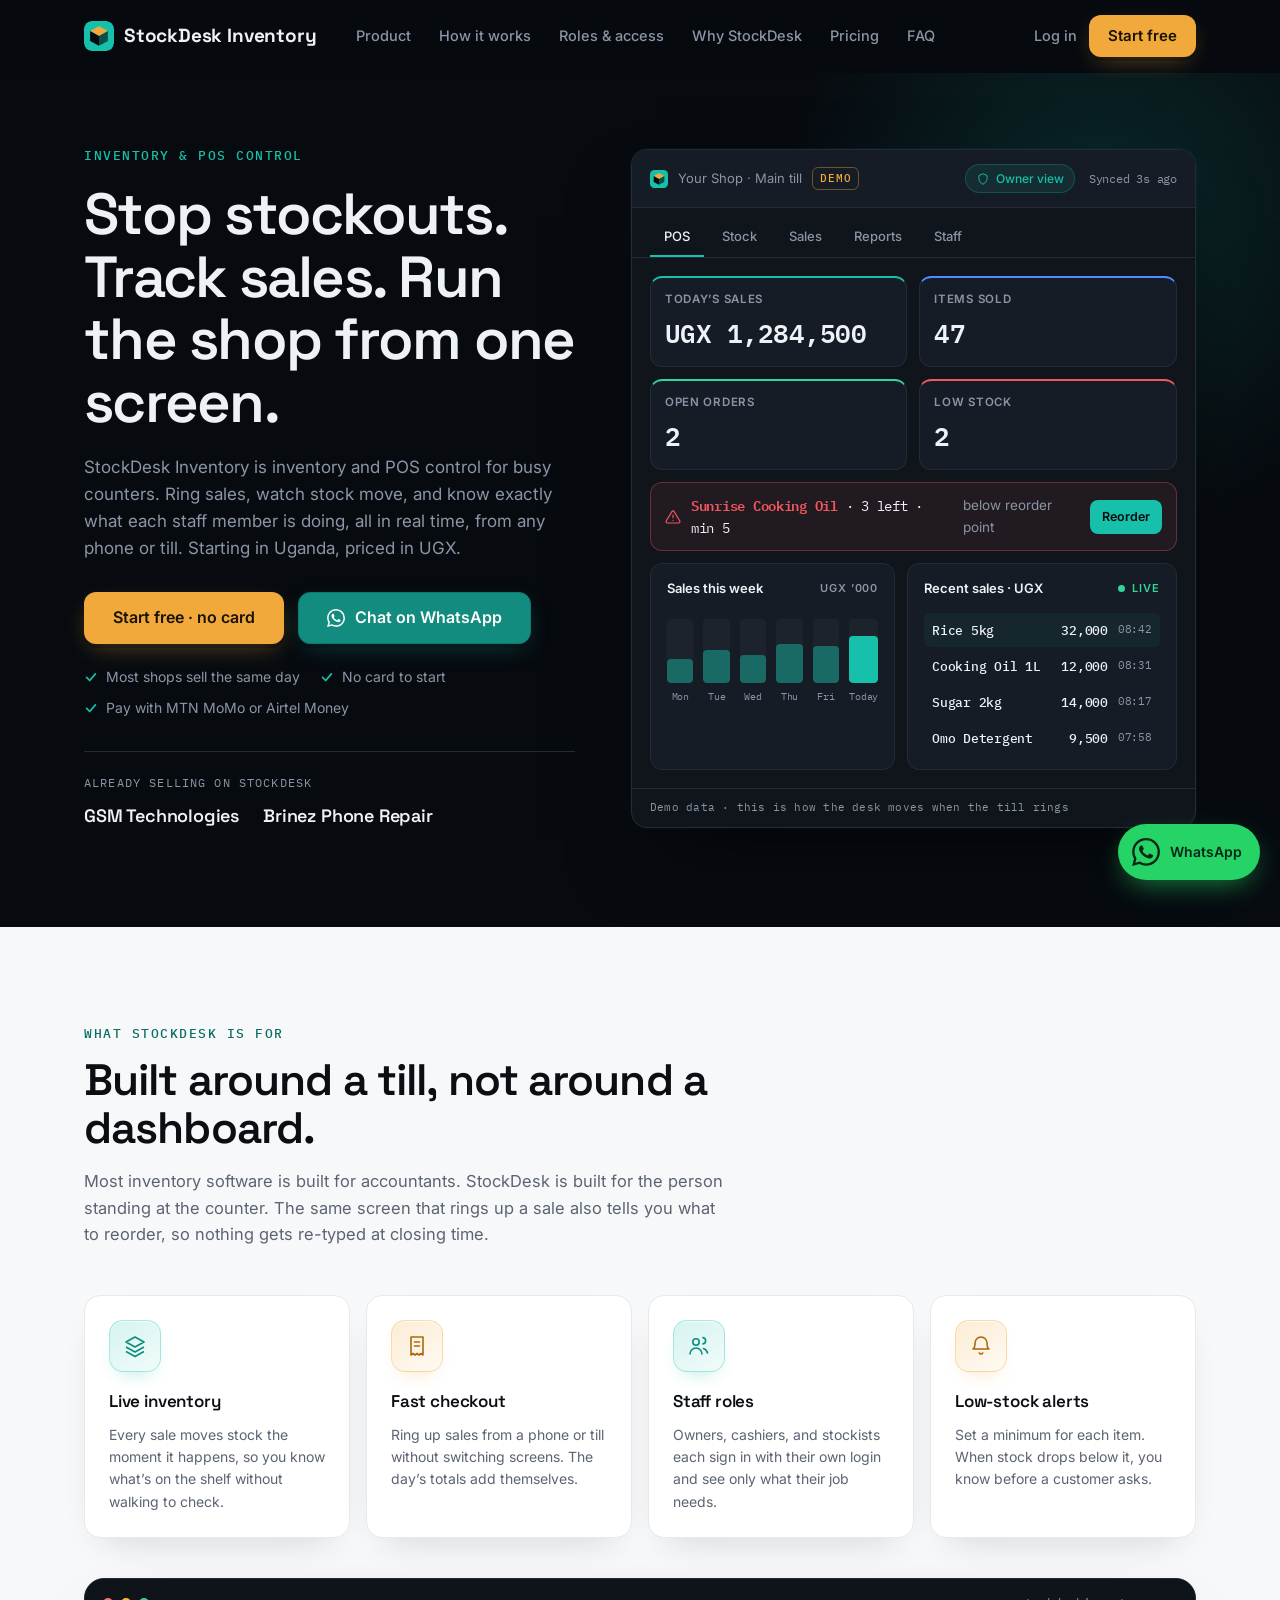
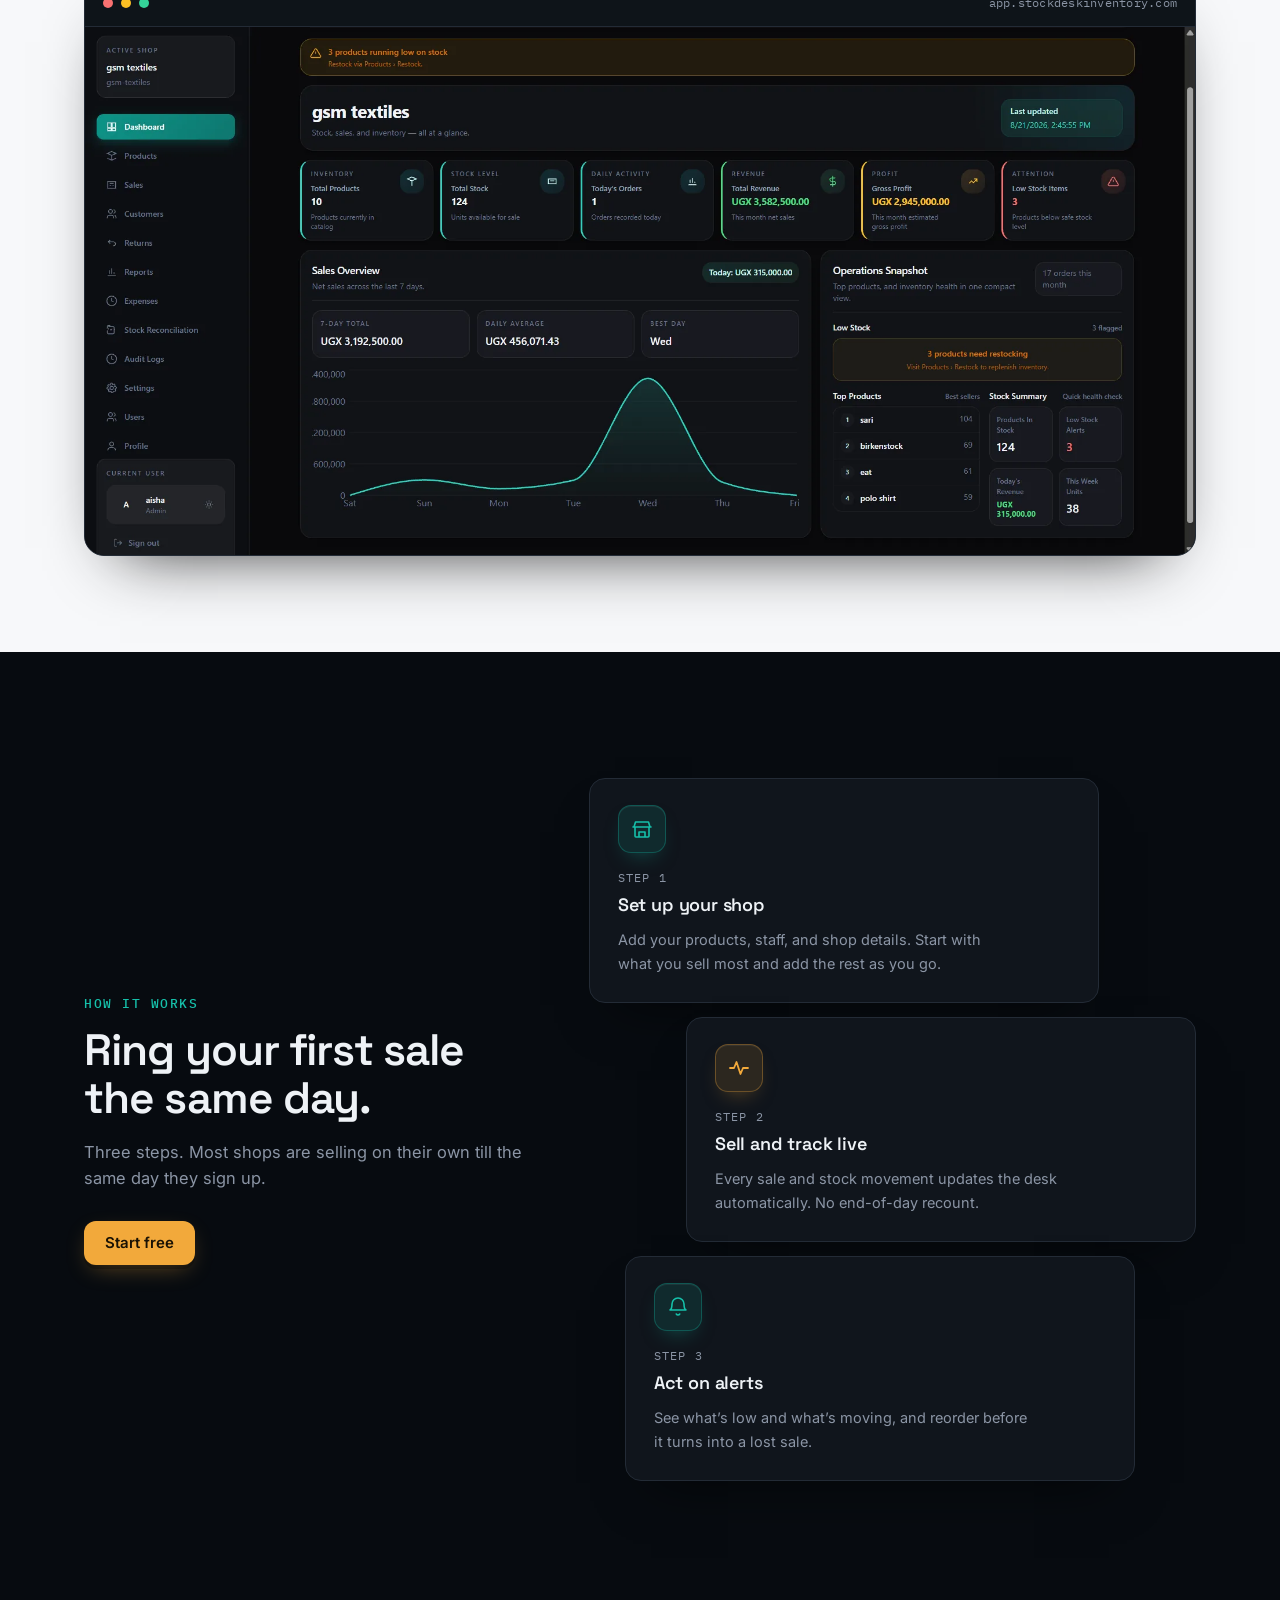
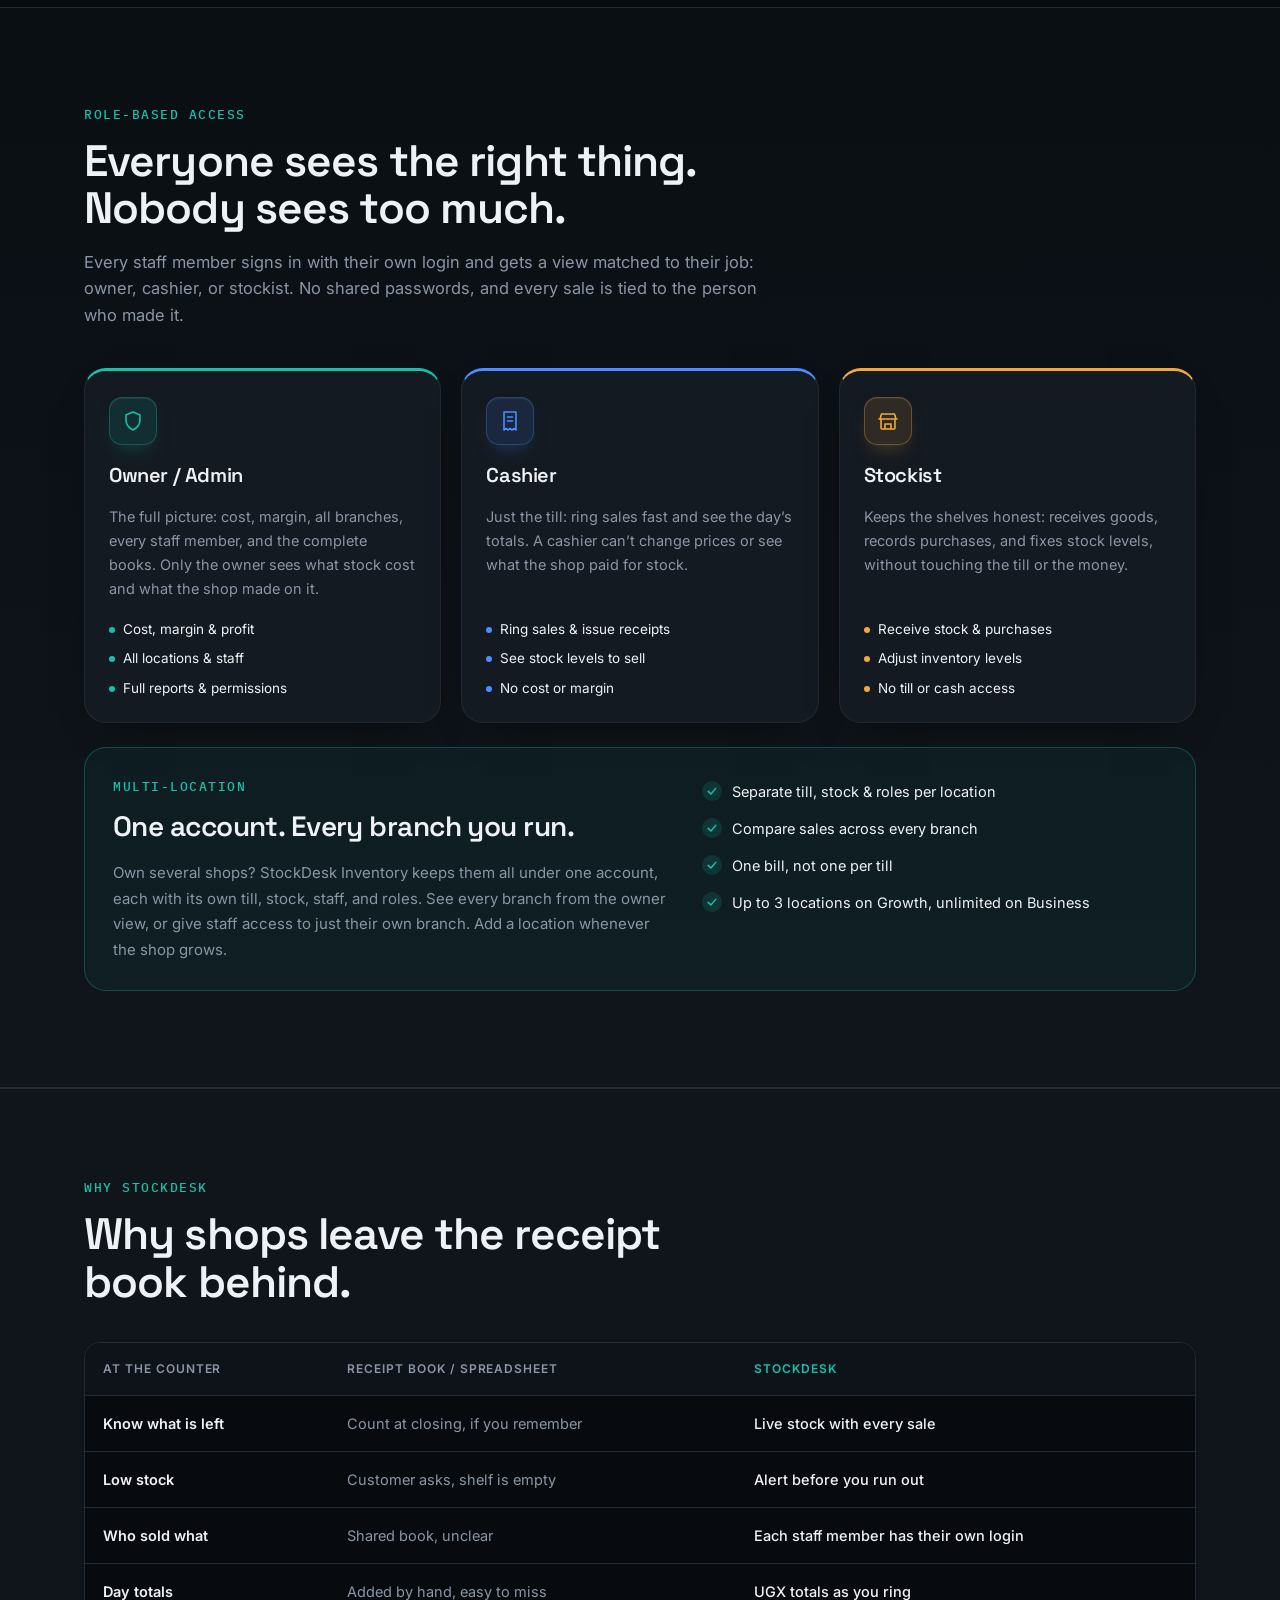
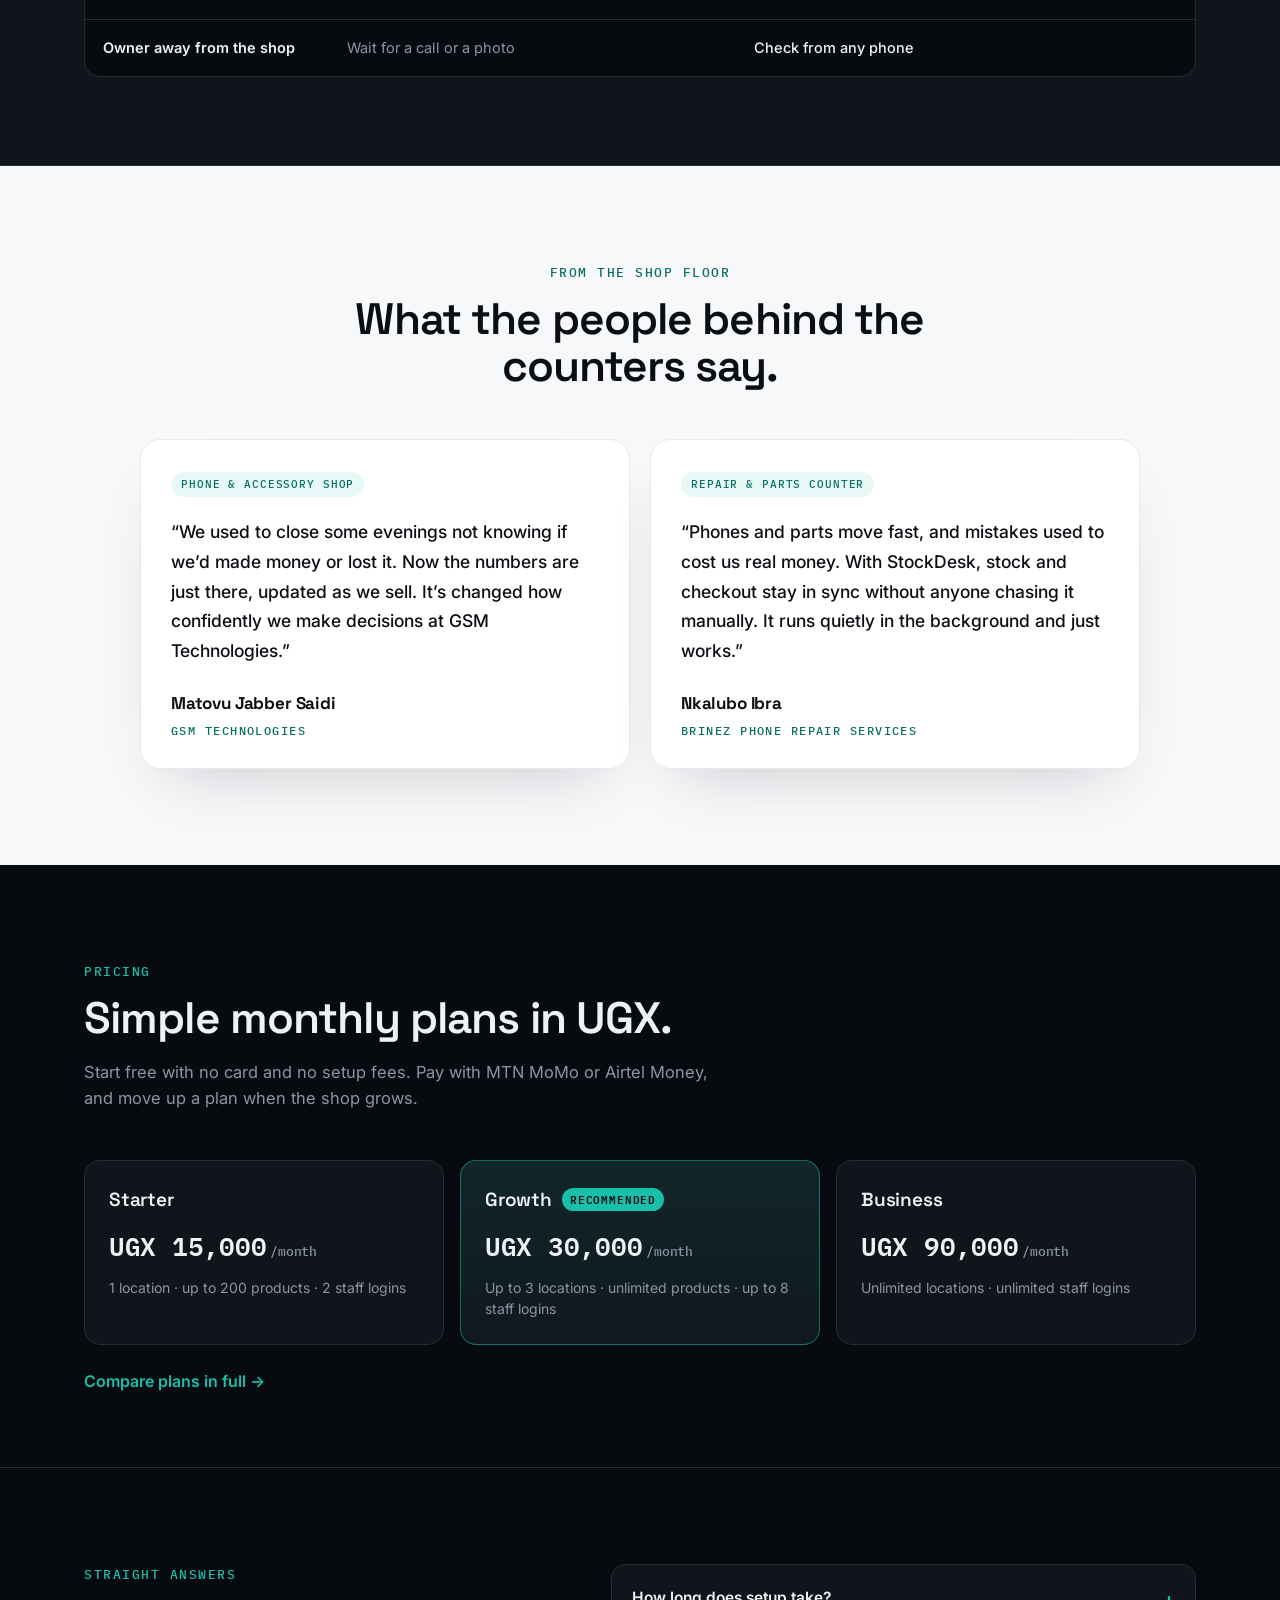
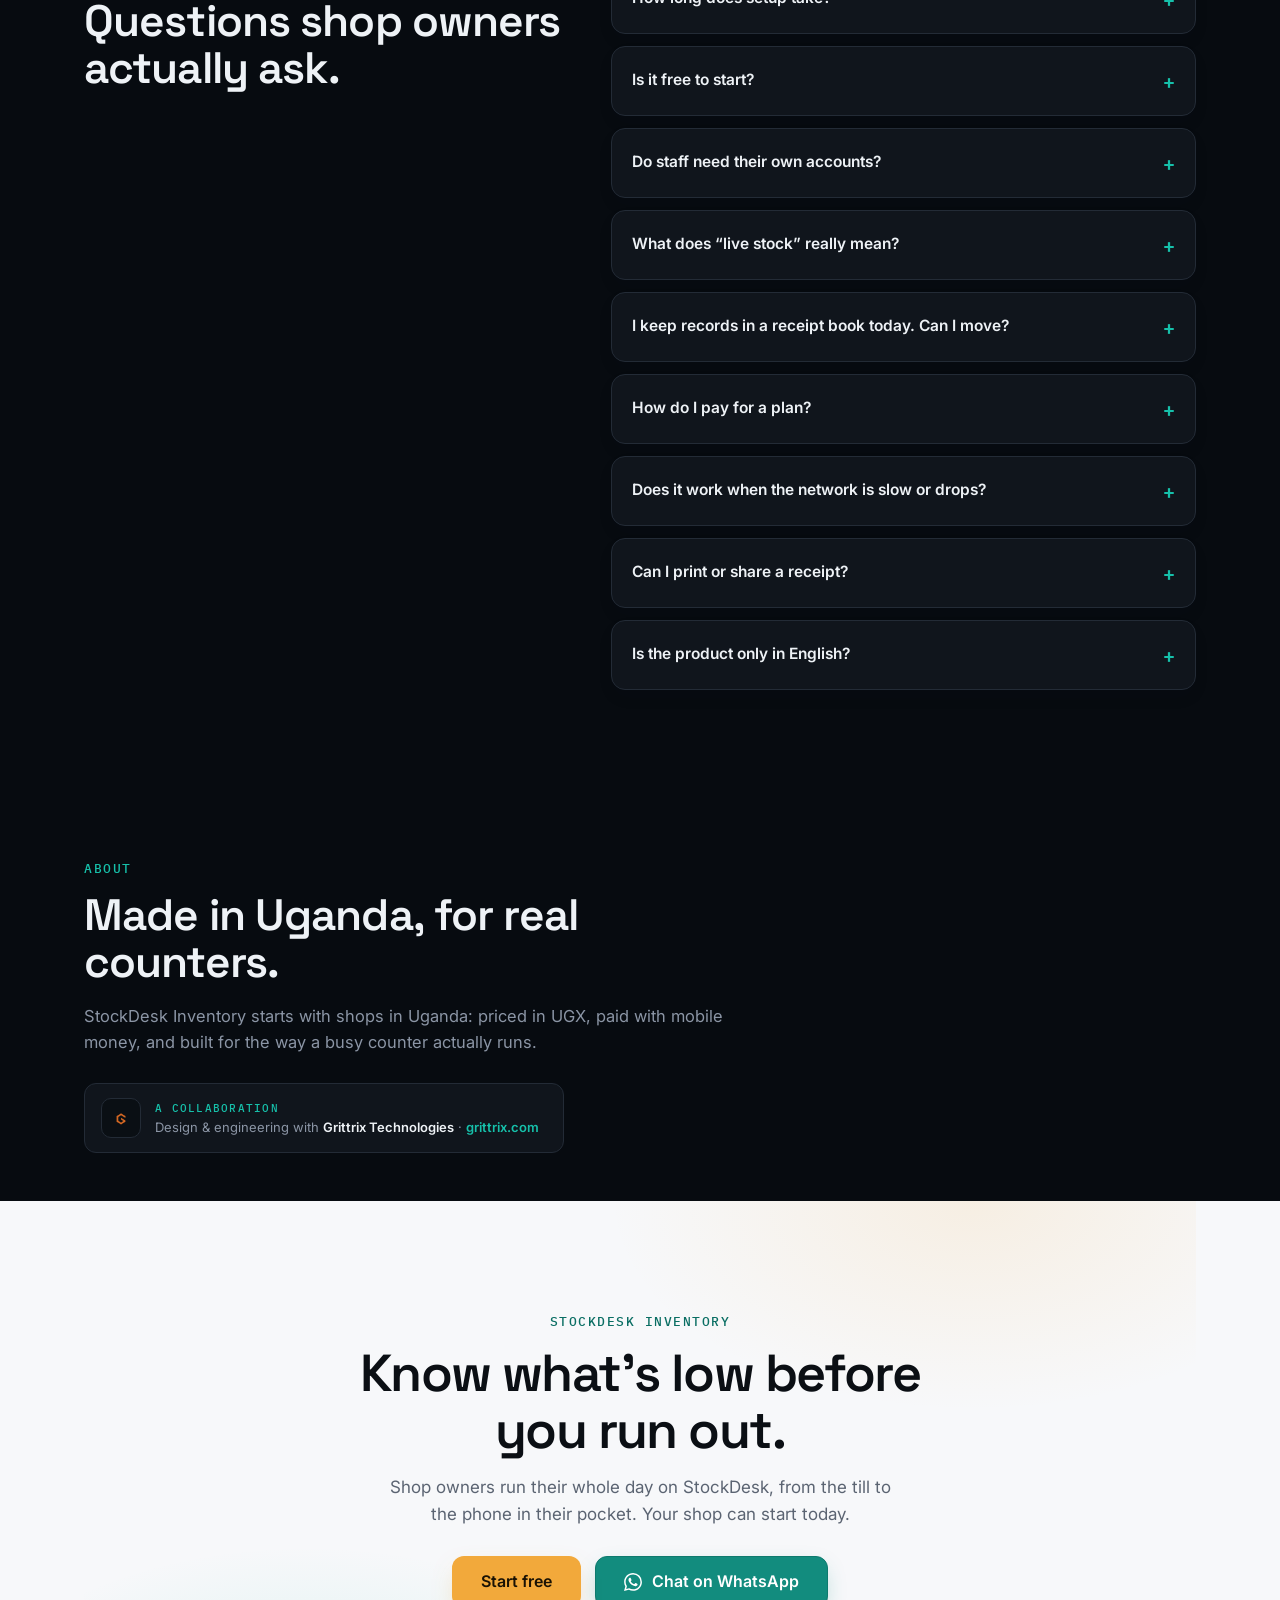
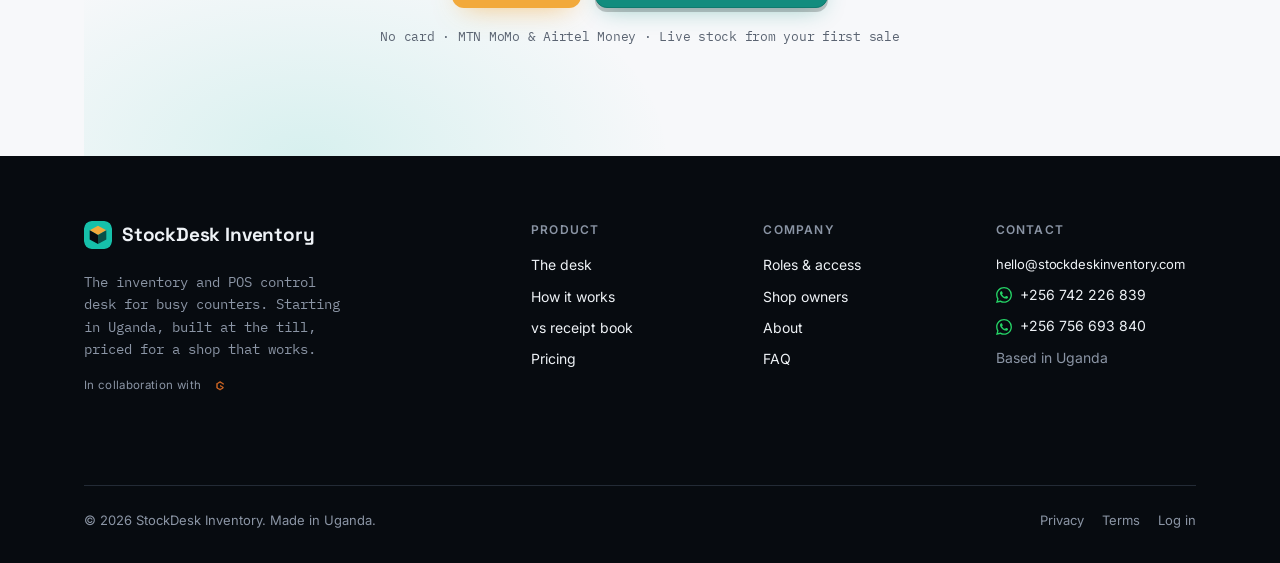
<file: index.html>
<!doctype html>
<html lang="en">
<head>
  <meta charset="UTF-8">
  <meta name="viewport" content="width=device-width, initial-scale=1.0">
  <title>StockDesk Inventory | Inventory &amp; POS control for shops in Uganda</title>
  <meta name="description" content="StockDesk Inventory is inventory and POS control for busy counters. Track stock, sales, and staff from one screen. Starting in Uganda, priced in UGX.">
  <meta name="theme-color" content="#070B10">
  <link rel="canonical" href="https://www.stockdeskinventory.com/">
  <meta property="og:type" content="website">
  <meta property="og:site_name" content="StockDesk Inventory">
  <meta property="og:url" content="https://www.stockdeskinventory.com/">
  <meta property="og:title" content="StockDesk Inventory | Run sales, stock, and staff from one screen">
  <meta property="og:description" content="Live stock, a till that keeps moving, and role-aware access. Inventory and POS control, built for real counters.">
  <meta property="og:image" content="https://www.stockdeskinventory.com/public/og-image.png">
  <meta property="og:image:width" content="1200">
  <meta property="og:image:height" content="630">
  <meta property="og:image:alt" content="StockDesk Inventory: stop stockouts, track sales, run the shop from one screen">
  <meta name="twitter:card" content="summary_large_image">
  <meta name="twitter:title" content="StockDesk Inventory | Inventory &amp; POS control for busy shops">
  <meta name="twitter:description" content="Live stock, a fast till, and a login for every staff member. Starting in Uganda.">
  <meta name="twitter:image" content="https://www.stockdeskinventory.com/public/og-image.png">
  <script>document.documentElement.className += " js";</script>
  <link rel="preconnect" href="https://fonts.googleapis.com">
  <link rel="preconnect" href="https://fonts.gstatic.com" crossorigin>
  <link rel="stylesheet" href="https://fonts.googleapis.com/css2?family=Space+Grotesk:wght@600;700&family=Inter:wght@400;500;600&family=IBM+Plex+Mono:wght@400;500;600&display=swap">
  <link rel="stylesheet" href="styles.css">
  <link rel="icon" type="image/svg+xml" href="public/favicon.svg">
  <link rel="icon" type="image/png" sizes="32x32" href="public/favicon-32.png">
  <link rel="apple-touch-icon" href="public/apple-touch-icon.png">
  <script type="application/ld+json">
  {
    "@context": "https://schema.org",
    "@graph": [
      {
        "@type": "Organization",
        "@id": "https://www.stockdeskinventory.com/#org",
        "name": "StockDesk Inventory",
        "url": "https://www.stockdeskinventory.com/",
        "logo": "https://www.stockdeskinventory.com/public/apple-touch-icon.png",
        "email": "hello@stockdeskinventory.com",
        "contactPoint": {
          "@type": "ContactPoint",
          "telephone": "+256742226839",
          "contactType": "customer support",
          "areaServed": "UG"
        }
      },
      {
        "@type": "SoftwareApplication",
        "name": "StockDesk Inventory",
        "description": "Inventory and POS control. Live stock, a till that keeps moving, and role-aware access, priced in UGX.",
        "applicationCategory": "BusinessApplication",
        "operatingSystem": "Web",
        "url": "https://app.stockdeskinventory.com/",
        "publisher": { "@id": "https://www.stockdeskinventory.com/#org" },
        "offers": [
          { "@type": "Offer", "name": "Starter", "price": "15000", "priceCurrency": "UGX" },
          { "@type": "Offer", "name": "Growth", "price": "30000", "priceCurrency": "UGX" },
          { "@type": "Offer", "name": "Business", "price": "90000", "priceCurrency": "UGX" }
        ]
      }
    ]
  }
  </script>
</head>
<body>
  <svg width="0" height="0" style="position:absolute" aria-hidden="true" focusable="false">
    <symbol id="i-logo" viewBox="0 0 32 32"><rect width="32" height="32" rx="8" fill="#16C0AA"/><path d="M16 5.5l9.5 5.2-9.5 5.2-9.5-5.2z" fill="#F2A93B"/><path d="M6.5 10.7l9.5 5.2v10.5l-9.5-5.2z" fill="#070B10"/><path d="M25.5 10.7L16 15.9v10.5l9.5-5.2z" fill="#0B4F47"/></symbol>
    <symbol id="i-wa" viewBox="0 0 24 24"><path fill="currentColor" d="M17.472 14.382c-.297-.149-1.758-.867-2.03-.967-.273-.099-.471-.148-.67.15-.197.297-.767.966-.94 1.164-.173.199-.347.223-.644.075-.297-.15-1.255-.463-2.39-1.475-.883-.788-1.48-1.761-1.653-2.059-.173-.297-.018-.458.13-.606.134-.133.298-.347.446-.52.149-.174.198-.298.298-.497.099-.198.05-.371-.025-.52-.075-.149-.669-1.612-.916-2.207-.242-.579-.487-.5-.669-.51-.173-.008-.371-.01-.57-.01-.198 0-.52.074-.792.372-.272.297-1.04 1.016-1.04 2.479 0 1.462 1.065 2.875 1.213 3.074.149.198 2.096 3.2 5.077 4.487.709.306 1.262.489 1.694.625.712.227 1.36.195 1.871.118.571-.085 1.758-.719 2.006-1.413.248-.694.248-1.289.173-1.413-.074-.124-.272-.198-.57-.347m-5.421 7.403h-.004a9.87 9.87 0 01-5.031-1.378l-.361-.214-3.741.982.998-3.648-.235-.374a9.86 9.86 0 01-1.51-5.26c.001-5.45 4.436-9.884 9.888-9.884 2.64 0 5.122 1.03 6.988 2.898a9.825 9.825 0 012.893 6.994c-.003 5.45-4.435 9.884-9.885 9.884m8.413-18.297A11.815 11.815 0 0012.05 0C5.495 0 .16 5.335.157 11.892c0 2.096.547 4.142 1.588 5.945L.057 24l6.305-1.654a11.882 11.882 0 005.683 1.448h.005c6.554 0 11.89-5.335 11.893-11.893a11.821 11.821 0 00-3.48-8.413z"/></symbol>
    <symbol id="i-check" viewBox="0 0 16 16"><path d="M3 8.5l3.5 3.5L13 4.5" fill="none" stroke="currentColor" stroke-width="2" stroke-linecap="round" stroke-linejoin="round"/></symbol>
  </svg>

  <a class="skip-link" href="#main">Skip to content</a>

  <!-- ============ NAV ============ -->
  <header class="nav" id="nav">
    <div class="nav-inner">
      <a class="brand" href="#top" aria-label="StockDesk Inventory home">
        <img class="brand-logo" src="public/logo.svg" alt="" width="30" height="30">
        <span class="brand-name">StockDesk<span class="brand-name-suffix"> Inventory</span></span>
      </a>

      <nav class="nav-links" aria-label="Primary">
        <a href="#product">Product</a>
        <a href="#how-it-works">How it works</a>
        <a href="#roles">Roles &amp; access</a>
        <a href="#compare">Why StockDesk</a>
        <a href="/pricing">Pricing</a>
        <a href="#faq">FAQ</a>
      </nav>

      <div class="nav-actions">
        <a class="nav-login" href="https://app.stockdeskinventory.com/login">Log in</a>
        <a class="btn btn-cta nav-cta" href="https://app.stockdeskinventory.com/signup" data-track="Signup" data-loc="nav">Start free</a>
        <button class="nav-toggle" id="navToggle" type="button" aria-expanded="false" aria-controls="navMenu" aria-label="Menu">
          <span></span><span></span><span></span>
        </button>
      </div>
    </div>

    <nav class="nav-mobile" id="navMenu" aria-label="Mobile">
      <a href="#product">Product</a>
      <a href="#how-it-works">How it works</a>
      <a href="#roles">Roles &amp; access</a>
      <a href="#compare">Why StockDesk</a>
      <a href="/pricing">Pricing</a>
      <a href="#faq">FAQ</a>
      <div class="nav-mobile-actions">
        <a class="btn btn-cta" href="https://app.stockdeskinventory.com/signup" data-track="Signup" data-loc="menu">Start free</a>
        <a class="btn btn-ghost" href="https://app.stockdeskinventory.com/login">Log in</a>
      </div>
    </nav>
  </header>

  <main id="main">
    <!-- ============ 1. HERO ============ -->
    <section class="hero" id="top">
      <div class="hero-glow" aria-hidden="true"></div>
      <div class="container hero-inner">
        <div class="hero-copy">
          <p class="eyebrow">Inventory &amp; POS control</p>
          <h1 class="display hero-title">Stop stockouts. Track sales. Run the shop from one screen.</h1>
          <p class="hero-sub">StockDesk Inventory is inventory and POS control for busy counters. Ring sales, watch stock move, and know exactly what each staff member is doing, all in real time, from any phone or till. Starting in Uganda, priced in UGX.</p>

          <div class="hero-ctas">
            <a class="btn btn-cta btn-lg" href="https://app.stockdeskinventory.com/signup" data-track="Signup" data-loc="hero">Start free &middot; no card</a>
            <a class="btn btn-wa btn-lg" href="https://wa.me/256742226839?text=Hi%20StockDesk%20%E2%80%94%20I%27d%20like%20to%20see%20how%20it%20works%20for%20my%20shop." target="_blank" rel="noopener noreferrer" data-track="WhatsApp" data-loc="hero">
              <svg class="wa-icon" width="18" height="18" aria-hidden="true"><use href="#i-wa"/></svg>
              Chat on WhatsApp
            </a>
          </div>

          <ul class="hero-points">
            <li><svg width="14" height="14" aria-hidden="true"><use href="#i-check"/></svg>Most shops sell the same day</li>
            <li><svg width="14" height="14" aria-hidden="true"><use href="#i-check"/></svg>No card to start</li>
            <li><svg width="14" height="14" aria-hidden="true"><use href="#i-check"/></svg>Pay with MTN MoMo or Airtel Money</li>
          </ul>

          <div class="hero-customers">
            <span class="hero-customers-label">Already selling on StockDesk</span>
            <ul class="hero-customers-list">
              <li>GSM Technologies</li>
              <li>Brinez Phone Repair</li>
            </ul>
          </div>
        </div>

        <!-- DEMO DESK: illustrative data, animated by app.js -->
        <figure class="desk" aria-label="Demo of the StockDesk desk showing today's sales, items sold, a low-stock alert, this week's sales, and recent sales">
          <div class="desk-bar" aria-hidden="true">
            <div class="desk-bar-brand">
              <svg width="18" height="18"><use href="#i-logo"/></svg>
              <span class="desk-shop">Your Shop &middot; Main till</span>
              <span class="desk-demo mono">Demo</span>
            </div>
            <div class="desk-bar-right">
              <span class="desk-role">
                <svg width="14" height="14" viewBox="0 0 24 24" fill="none"><path d="M12 3l7 3v5c0 4.5-3 8-7 10-4-2-7-5.5-7-10V6l7-3z" stroke="currentColor" stroke-width="1.6" stroke-linejoin="round"/></svg>
                Owner view
              </span>
              <span class="desk-sync mono">Synced <span id="syncAge">0s</span> ago</span>
            </div>
          </div>

          <div class="desk-nav" aria-hidden="true">
            <span class="desk-nav-item is-active">POS</span>
            <span class="desk-nav-item">Stock</span>
            <span class="desk-nav-item">Sales</span>
            <span class="desk-nav-item">Reports</span>
            <span class="desk-nav-item">Staff</span>
          </div>

          <div class="desk-body" aria-hidden="true">
            <div class="desk-kpis">
              <div class="desk-kpi desk-kpi--sales">
                <span class="desk-kpi-label">Today&rsquo;s sales</span>
                <span class="desk-kpi-value mono" id="salesTotal" data-count-to="1284500" data-prefix="UGX ">UGX 1,284,500</span>
              </div>
              <div class="desk-kpi">
                <span class="desk-kpi-label">Items sold</span>
                <span class="desk-kpi-value mono" id="itemsSold" data-count-to="47">47</span>
              </div>
              <div class="desk-kpi">
                <span class="desk-kpi-label">Open orders</span>
                <span class="desk-kpi-value mono">2</span>
              </div>
              <div class="desk-kpi desk-kpi-low">
                <span class="desk-kpi-label">Low stock</span>
                <span class="desk-kpi-value mono">2</span>
              </div>
            </div>

            <div class="desk-alert">
              <svg class="desk-alert-icon" width="16" height="16" viewBox="0 0 24 24" fill="none"><path d="M12 9v4m0 4h.01M10.3 3.9L1.8 18a2 2 0 001.7 3h17a2 2 0 001.7-3L13.7 3.9a2 2 0 00-3.4 0z" stroke="currentColor" stroke-width="1.8" stroke-linecap="round" stroke-linejoin="round"/></svg>
              <span class="mono"><strong>Sunrise Cooking Oil</strong> &middot; 3 left &middot; min 5</span>
              <span class="desk-alert-msg">below reorder point</span>
              <span class="desk-alert-btn">Reorder</span>
            </div>

            <div class="desk-columns">
              <div class="desk-chart-card">
                <div class="desk-card-head">
                  <span class="desk-card-title">Sales this week</span>
                  <span class="desk-card-sub mono">UGX &rsquo;000</span>
                </div>
                <div class="desk-bars">
                  <div class="desk-bar-col"><span class="desk-bar-track"><i style="--h: 38%"></i></span><span class="desk-bar-day mono">Mon</span></div>
                  <div class="desk-bar-col"><span class="desk-bar-track"><i style="--h: 52%"></i></span><span class="desk-bar-day mono">Tue</span></div>
                  <div class="desk-bar-col"><span class="desk-bar-track"><i style="--h: 44%"></i></span><span class="desk-bar-day mono">Wed</span></div>
                  <div class="desk-bar-col"><span class="desk-bar-track"><i style="--h: 61%"></i></span><span class="desk-bar-day mono">Thu</span></div>
                  <div class="desk-bar-col"><span class="desk-bar-track"><i style="--h: 58%"></i></span><span class="desk-bar-day mono">Fri</span></div>
                  <div class="desk-bar-col"><span class="desk-bar-track is-today"><i style="--h: 74%"></i></span><span class="desk-bar-day mono">Today</span></div>
                </div>
              </div>

              <div class="desk-sales-card">
                <div class="desk-card-head">
                  <span class="desk-card-title">Recent sales &middot; UGX</span>
                  <span class="desk-card-sub mono desk-card-live"><span class="chip-dot chip-dot-live"></span>Live</span>
                </div>
                <ol class="desk-sales" id="recentSales">
                  <li><span class="mono desk-sale-item">Rice 5kg</span><span class="desk-sale-amt mono">32,000</span><span class="desk-sale-time mono">08:42</span></li>
                  <li><span class="mono desk-sale-item">Cooking Oil 1L</span><span class="desk-sale-amt mono">12,000</span><span class="desk-sale-time mono">08:31</span></li>
                  <li><span class="mono desk-sale-item">Sugar 2kg</span><span class="desk-sale-amt mono">14,000</span><span class="desk-sale-time mono">08:17</span></li>
                  <li><span class="mono desk-sale-item">Omo Detergent</span><span class="desk-sale-amt mono">9,500</span><span class="desk-sale-time mono">07:58</span></li>
                </ol>
              </div>
            </div>
          </div>

          <figcaption class="desk-caption mono">Demo data &middot; this is how the desk moves when the till rings</figcaption>
        </figure>
      </div>
    </section>

    <!-- ============ 2. PRODUCT ============ -->
    <section class="product" id="product" aria-labelledby="product-title">
      <div class="container">
        <div class="section-head">
          <p class="eyebrow">What StockDesk is for</p>
          <h2 class="display section-title" id="product-title">Built around a till, not around a dashboard.</h2>
          <p class="section-sub">Most inventory software is built for accountants. StockDesk is built for the person standing at the counter. The same screen that rings up a sale also tells you what to reorder, so nothing gets re-typed at closing time.</p>
        </div>

        <div class="feat-grid">
          <article class="feat-card reveal" style="--reveal-delay: 0ms">
            <span class="feat-icon" aria-hidden="true">
              <svg width="24" height="24" viewBox="0 0 24 24" fill="none"><path d="M12 3l9 5-9 5-9-5 9-5z" stroke="currentColor" stroke-width="1.6" stroke-linejoin="round"/><path d="M3 13l9 5 9-5" stroke="currentColor" stroke-width="1.6" stroke-linejoin="round"/><path d="M3 17.5l9 5 9-5" stroke="currentColor" stroke-width="1.6" stroke-linejoin="round"/></svg>
            </span>
            <h3>Live inventory</h3>
            <p>Every sale moves stock the moment it happens, so you know what&rsquo;s on the shelf without walking to check.</p>
          </article>

          <article class="feat-card feat-card--amber reveal" style="--reveal-delay: 80ms">
            <span class="feat-icon" aria-hidden="true">
              <svg width="24" height="24" viewBox="0 0 24 24" fill="none"><path d="M6 3h12v18l-2-1.5L14 21l-2-1.5L10 21l-2-1.5L6 21V3z" stroke="currentColor" stroke-width="1.6" stroke-linejoin="round"/><path d="M9.5 8h5M9.5 12h5" stroke="currentColor" stroke-width="1.6" stroke-linecap="round"/></svg>
            </span>
            <h3>Fast checkout</h3>
            <p>Ring up sales from a phone or till without switching screens. The day&rsquo;s totals add themselves.</p>
          </article>

          <article class="feat-card reveal" style="--reveal-delay: 160ms">
            <span class="feat-icon" aria-hidden="true">
              <svg width="24" height="24" viewBox="0 0 24 24" fill="none"><circle cx="9" cy="8" r="3.2" stroke="currentColor" stroke-width="1.6"/><path d="M3 20c0-3.3 2.7-6 6-6s6 2.7 6 6" stroke="currentColor" stroke-width="1.6" stroke-linecap="round"/><path d="M16 3.6a3.2 3.2 0 010 6.3M16.5 14.6c2.1.7 3.5 2.5 4 4.4" stroke="currentColor" stroke-width="1.6" stroke-linecap="round"/></svg>
            </span>
            <h3>Staff roles</h3>
            <p>Owners, cashiers, and stockists each sign in with their own login and see only what their job needs.</p>
          </article>

          <article class="feat-card feat-card--amber reveal" style="--reveal-delay: 240ms">
            <span class="feat-icon" aria-hidden="true">
              <svg width="24" height="24" viewBox="0 0 24 24" fill="none"><path d="M6 9a6 6 0 1112 0c0 5 2 6 2 6H4s2-1 2-6z" stroke="currentColor" stroke-width="1.6" stroke-linejoin="round"/><path d="M10.3 19a2 2 0 003.4 0" stroke="currentColor" stroke-width="1.6" stroke-linecap="round"/></svg>
            </span>
            <h3>Low-stock alerts</h3>
            <p>Set a minimum for each item. When stock drops below it, you know before a customer asks.</p>
          </article>
        </div>

        <figure class="shot reveal">
          <div class="shot-bar">
            <span class="shot-dots" aria-hidden="true"><i></i><i></i><i></i></span>
            <span class="shot-title mono">app.stockdeskinventory.com</span>
          </div>
          <picture>
            <source type="image/webp" srcset="public/image-960.webp 960w, public/image.webp 1915w" sizes="(max-width: 1160px) 100vw, 1112px">
            <img src="public/image.png" alt="StockDesk Inventory owner dashboard showing revenue, stock levels, a weekly sales chart, and low-stock alerts" width="1915" height="910" loading="lazy" decoding="async">
          </picture>
        </figure>
      </div>
    </section>

    <!-- ============ 3. HOW IT WORKS ============ -->
    <section class="steps" id="how-it-works" aria-labelledby="steps-title">
      <div class="container steps-inner">
        <div class="steps-copy">
          <p class="eyebrow">How it works</p>
          <h2 class="display section-title" id="steps-title">Ring your first sale the same day.</h2>
          <p class="section-sub">Three steps. Most shops are selling on their own till the same day they sign up.</p>
          <a class="btn btn-cta steps-cta" href="https://app.stockdeskinventory.com/signup" data-track="Signup" data-loc="steps">Start free</a>
        </div>

        <ol class="step-cards">
          <li class="step-card reveal" style="--reveal-delay: 0ms">
            <span class="step-icon" aria-hidden="true">
              <svg width="24" height="24" viewBox="0 0 24 24" fill="none"><path d="M4 10l1.5-5h13L20 10" stroke="currentColor" stroke-width="1.6" stroke-linejoin="round"/><path d="M5 10v9a1 1 0 001 1h12a1 1 0 001-1v-9" stroke="currentColor" stroke-width="1.6" stroke-linejoin="round"/><path d="M9 20v-5h6v5" stroke="currentColor" stroke-width="1.6" stroke-linejoin="round"/><path d="M3 10h18" stroke="currentColor" stroke-width="1.6" stroke-linecap="round"/></svg>
            </span>
            <span class="step-num mono">Step 1</span>
            <h3>Set up your shop</h3>
            <p>Add your products, staff, and shop details. Start with what you sell most and add the rest as you go.</p>
          </li>

          <li class="step-card step-card--amber reveal" style="--reveal-delay: 100ms">
            <span class="step-icon" aria-hidden="true">
              <svg width="24" height="24" viewBox="0 0 24 24" fill="none"><path d="M3 12h4l2.5-6 4 12L16 12h5" stroke="currentColor" stroke-width="1.8" stroke-linecap="round" stroke-linejoin="round"/></svg>
            </span>
            <span class="step-num mono">Step 2</span>
            <h3>Sell and track live</h3>
            <p>Every sale and stock movement updates the desk automatically. No end-of-day recount.</p>
          </li>

          <li class="step-card reveal" style="--reveal-delay: 200ms">
            <span class="step-icon" aria-hidden="true">
              <svg width="24" height="24" viewBox="0 0 24 24" fill="none"><path d="M6 9a6 6 0 1112 0c0 5 2 6 2 6H4s2-1 2-6z" stroke="currentColor" stroke-width="1.6" stroke-linejoin="round"/><path d="M10.3 19a2 2 0 003.4 0" stroke="currentColor" stroke-width="1.6" stroke-linecap="round"/></svg>
            </span>
            <span class="step-num mono">Step 3</span>
            <h3>Act on alerts</h3>
            <p>See what&rsquo;s low and what&rsquo;s moving, and reorder before it turns into a lost sale.</p>
          </li>
        </ol>
      </div>
    </section>

    <!-- ============ 4. ROLES & BRANCHES ============ -->
    <section class="roles" id="roles" aria-labelledby="roles-title">
      <div class="container">
        <div class="section-head roles-head">
          <p class="eyebrow">Role-based access</p>
          <h2 class="display section-title" id="roles-title">Everyone sees the right thing. Nobody sees too much.</h2>
          <p class="section-sub">Every staff member signs in with their own login and gets a view matched to their job: owner, cashier, or stockist. No shared passwords, and every sale is tied to the person who made it.</p>
        </div>

        <div class="roles-grid reveal">
          <article class="role-card role-card--owner">
            <span class="role-icon" aria-hidden="true">
              <svg width="24" height="24" viewBox="0 0 24 24" fill="none"><path d="M12 3l7 3v5c0 4.5-3 8-7 10-4-2-7-5.5-7-10V6l7-3z" stroke="currentColor" stroke-width="1.6" stroke-linejoin="round"/></svg>
            </span>
            <h3>Owner / Admin</h3>
            <p>The full picture: cost, margin, all branches, every staff member, and the complete books. Only the owner sees what stock cost and what the shop made on it.</p>
            <ul class="role-list">
              <li>Cost, margin &amp; profit</li>
              <li>All locations &amp; staff</li>
              <li>Full reports &amp; permissions</li>
            </ul>
          </article>

          <article class="role-card role-card--cashier">
            <span class="role-icon" aria-hidden="true">
              <svg width="24" height="24" viewBox="0 0 24 24" fill="none"><path d="M6 3h12v18l-2-1.5L14 21l-2-1.5L10 21l-2-1.5L6 21V3z" stroke="currentColor" stroke-width="1.6" stroke-linejoin="round"/><path d="M9.5 8h5M9.5 12h5" stroke="currentColor" stroke-width="1.6" stroke-linecap="round"/></svg>
            </span>
            <h3>Cashier</h3>
            <p>Just the till: ring sales fast and see the day&rsquo;s totals. A cashier can&rsquo;t change prices or see what the shop paid for stock.</p>
            <ul class="role-list">
              <li>Ring sales &amp; issue receipts</li>
              <li>See stock levels to sell</li>
              <li>No cost or margin</li>
            </ul>
          </article>

          <article class="role-card role-card--stockist">
            <span class="role-icon" aria-hidden="true">
              <svg width="24" height="24" viewBox="0 0 24 24" fill="none"><path d="M4 10l1.5-5h13L20 10" stroke="currentColor" stroke-width="1.6" stroke-linejoin="round"/><path d="M5 10v9a1 1 0 001 1h12a1 1 0 001-1v-9" stroke="currentColor" stroke-width="1.6" stroke-linejoin="round"/><path d="M9 20v-5h6v5" stroke="currentColor" stroke-width="1.6" stroke-linejoin="round"/><path d="M3 10h18" stroke="currentColor" stroke-width="1.6" stroke-linecap="round"/></svg>
            </span>
            <h3>Stockist</h3>
            <p>Keeps the shelves honest: receives goods, records purchases, and fixes stock levels, without touching the till or the money.</p>
            <ul class="role-list">
              <li>Receive stock &amp; purchases</li>
              <li>Adjust inventory levels</li>
              <li>No till or cash access</li>
            </ul>
          </article>
        </div>

        <div class="branches reveal">
          <div class="branches-copy">
            <p class="eyebrow branches-eyebrow">Multi-location</p>
            <h3 class="branches-title">One account. Every branch you run.</h3>
            <p class="branches-text">Own several shops? StockDesk Inventory keeps them all under one account, each with its own till, stock, staff, and roles. See every branch from the owner view, or give staff access to just their own branch. Add a location whenever the shop grows.</p>
          </div>
          <ul class="branches-list">
            <li><span class="branch-check" aria-hidden="true"><svg width="12" height="12"><use href="#i-check"/></svg></span>Separate till, stock &amp; roles per location</li>
            <li><span class="branch-check" aria-hidden="true"><svg width="12" height="12"><use href="#i-check"/></svg></span>Compare sales across every branch</li>
            <li><span class="branch-check" aria-hidden="true"><svg width="12" height="12"><use href="#i-check"/></svg></span>One bill, not one per till</li>
            <li><span class="branch-check" aria-hidden="true"><svg width="12" height="12"><use href="#i-check"/></svg></span>Up to 3 locations on Growth, unlimited on Business</li>
          </ul>
        </div>
      </div>
    </section>

    <!-- ============ 5. WHY STOCKDESK ============ -->
    <section class="compare" id="compare" aria-labelledby="compare-title">
      <div class="container">
        <div class="section-head compare-head">
          <p class="eyebrow">Why StockDesk</p>
          <h2 class="display section-title" id="compare-title">Why shops leave the receipt book behind.</h2>
        </div>
        <div class="compare-table-wrap reveal">
          <table class="compare-table">
            <thead>
              <tr>
                <th scope="col">At the counter</th>
                <th scope="col">Receipt book / spreadsheet</th>
                <th scope="col">StockDesk</th>
              </tr>
            </thead>
            <tbody>
              <tr><th scope="row">Know what is left</th><td>Count at closing, if you remember</td><td>Live stock with every sale</td></tr>
              <tr><th scope="row">Low stock</th><td>Customer asks, shelf is empty</td><td>Alert before you run out</td></tr>
              <tr><th scope="row">Who sold what</th><td>Shared book, unclear</td><td>Each staff member has their own login</td></tr>
              <tr><th scope="row">Day totals</th><td>Added by hand, easy to miss</td><td>UGX totals as you ring</td></tr>
              <tr><th scope="row">Owner away from the shop</th><td>Wait for a call or a photo</td><td>Check from any phone</td></tr>
            </tbody>
          </table>
        </div>
      </div>
    </section>

    <!-- ============ 6. CUSTOMERS ============ -->
    <section class="voices" id="voices" aria-labelledby="voices-title">
      <div class="container">
        <div class="section-head voices-head">
          <p class="eyebrow">From the shop floor</p>
          <h2 class="display section-title" id="voices-title">What the people behind the counters say.</h2>
        </div>

        <div class="quotes reveal">
          <figure class="quote">
            <span class="quote-tag mono">Phone &amp; accessory shop</span>
            <blockquote>
              <p>&ldquo;We used to close some evenings not knowing if we&rsquo;d made money or lost it. Now the numbers are just there, updated as we sell. It&rsquo;s changed how confidently we make decisions at GSM Technologies.&rdquo;</p>
            </blockquote>
            <figcaption>
              <span class="quote-name">Matovu Jabber Saidi</span>
              <span class="quote-company">GSM Technologies</span>
            </figcaption>
          </figure>

          <figure class="quote">
            <span class="quote-tag mono">Repair &amp; parts counter</span>
            <blockquote>
              <p>&ldquo;Phones and parts move fast, and mistakes used to cost us real money. With StockDesk, stock and checkout stay in sync without anyone chasing it manually. It runs quietly in the background and just works.&rdquo;</p>
            </blockquote>
            <figcaption>
              <span class="quote-name">Nkalubo Ibra</span>
              <span class="quote-company">Brinez Phone Repair Services</span>
            </figcaption>
          </figure>
        </div>
      </div>
    </section>

    <!-- ============ 7. PRICING SUMMARY ============ -->
    <section class="plans-teaser" id="pricing" aria-labelledby="pricing-title">
      <div class="container">
        <div class="section-head">
          <p class="eyebrow">Pricing</p>
          <h2 class="display section-title" id="pricing-title">Simple monthly plans in UGX.</h2>
          <p class="section-sub">Start free with no card and no setup fees. Pay with MTN MoMo or Airtel Money, and move up a plan when the shop grows.</p>
        </div>

        <div class="teaser-grid reveal">
          <a class="teaser-card" href="/pricing#pricing">
            <span class="teaser-name">Starter</span>
            <span class="teaser-price mono">UGX 15,000<small>/month</small></span>
            <span class="teaser-desc">1 location &middot; up to 200 products &middot; 2 staff logins</span>
          </a>
          <a class="teaser-card teaser-card--featured" href="/pricing#pricing">
            <span class="teaser-name">Growth <span class="teaser-badge mono">Recommended</span></span>
            <span class="teaser-price mono">UGX 30,000<small>/month</small></span>
            <span class="teaser-desc">Up to 3 locations &middot; unlimited products &middot; up to 8 staff logins</span>
          </a>
          <a class="teaser-card" href="/pricing#pricing">
            <span class="teaser-name">Business</span>
            <span class="teaser-price mono">UGX 90,000<small>/month</small></span>
            <span class="teaser-desc">Unlimited locations &middot; unlimited staff logins</span>
          </a>
        </div>

        <p class="teaser-more"><a href="/pricing">Compare plans in full <span aria-hidden="true">&rarr;</span></a></p>
      </div>
    </section>

    <!-- ============ 8. FAQ ============ -->
    <section class="faq" id="faq" aria-labelledby="faq-title">
      <div class="container faq-inner">
        <div class="section-head faq-head">
          <p class="eyebrow">Straight answers</p>
          <h2 class="display section-title" id="faq-title">Questions shop owners actually ask.</h2>
        </div>

        <div class="faq-list">
          <details class="faq-item reveal">
            <summary>How long does setup take?</summary>
            <div class="faq-body"><p>Most shops are ringing sales on their own till the same day. Add the items you sell, set a minimum on the ones you&rsquo;re always running low on, and give each staff member their own sign-in. It reads like your counter, not a spreadsheet.</p></div>
          </details>

          <details class="faq-item reveal">
            <summary>Is it free to start?</summary>
            <div class="faq-body"><p>Yes. Sign up with no card, add your products, and ring real sales before you pay anything. Plans start at UGX 15,000 a month when you&rsquo;re ready.</p></div>
          </details>

          <details class="faq-item reveal">
            <summary>Do staff need their own accounts?</summary>
            <div class="faq-body"><p>Yes, and that&rsquo;s the point. A cashier signs in and rings sales; a stockist signs in and receives goods. You, the owner, see cost, margin, and the full books. Nobody shares a login, and every sale is tied to the person who made it.</p></div>
          </details>

          <details class="faq-item reveal">
            <summary>What does &ldquo;live stock&rdquo; really mean?</summary>
            <div class="faq-body"><p>It means the number on the screen moves when the till moves. Ring a sale of Ankara 6y and the stock figure for Ankara 6y drops with it, with no end-of-day recount. When it passes your minimum, StockDesk raises the low-stock alert automatically.</p></div>
          </details>

          <details class="faq-item reveal">
            <summary>I keep records in a receipt book today. Can I move?</summary>
            <div class="faq-body"><p>Yes, at your own pace. Add your current items to StockDesk as you sell them, and the products you ring today become your records. You don&rsquo;t need to type in years of old books to start. Just start the till.</p></div>
          </details>

          <details class="faq-item reveal">
            <summary>How do I pay for a plan?</summary>
            <div class="faq-body"><p>Pay monthly in UGX with <strong>MTN Mobile Money</strong> or <strong>Airtel Money</strong>. No international card required. Cash sales at your till stay cash: StockDesk records the sale, and how your customer pays is up to you.</p></div>
          </details>

          <details class="faq-item reveal">
            <summary>Does it work when the network is slow or drops?</summary>
            <div class="faq-body"><p>Yes. Ring sales on a slow connection, and when the line comes back, stock and sales sync automatically. It&rsquo;s built for real counters where data isn&rsquo;t always perfect, not only for offices on fibre.</p></div>
          </details>

          <details class="faq-item reveal">
            <summary>Can I print or share a receipt?</summary>
            <div class="faq-body"><p>Yes. After a sale you can print a thermal receipt or share a simple digital slip, so your shop looks professional even when the customer only wants quick proof of purchase.</p></div>
          </details>

          <details class="faq-item reveal">
            <summary>Is the product only in English?</summary>
            <div class="faq-body"><p>The app is in clear English today so any cashier can learn it fast. When you need a person, support on WhatsApp is available in English and Luganda.</p></div>
          </details>
        </div>
      </div>
    </section>

    <!-- ============ 9. ABOUT ============ -->
    <section class="about" id="about" aria-labelledby="about-title">
      <div class="container">
        <div class="section-head about-head">
          <p class="eyebrow">About</p>
          <h2 class="display section-title" id="about-title">Made in Uganda, for real counters.</h2>
          <p class="section-sub">StockDesk Inventory starts with shops in Uganda: priced in UGX, paid with mobile money, and built for the way a busy counter actually runs.</p>
        </div>

        <div class="partner-card reveal">
          <a class="partner-logo-wrap" href="https://grittrix.com" target="_blank" rel="noopener noreferrer">
            <img class="partner-logo" src="public/grittrix-logo.png" alt="Grittrix Technologies" width="28" height="28" loading="lazy" decoding="async">
          </a>
          <div class="partner-copy">
            <p class="eyebrow">A collaboration</p>
            <p class="partner-inline-text">Design &amp; engineering with <strong>Grittrix Technologies</strong> &middot; <a class="partner-link" href="https://grittrix.com" target="_blank" rel="noopener noreferrer">grittrix.com</a></p>
          </div>
        </div>
      </div>
    </section>

    <!-- ============ 10. FINAL CTA ============ -->
    <section class="cta" id="start-free">
      <div class="container">
        <div class="cta-band">
          <p class="eyebrow cta-eyebrow">StockDesk Inventory</p>
          <h2 class="display cta-title">Know what&rsquo;s low before you run out.</h2>
          <p class="cta-sub">Shop owners run their whole day on StockDesk, from the till to the phone in their pocket. Your shop can start today.</p>
          <div class="cta-actions">
            <a class="btn btn-cta btn-lg cta-btn" href="https://app.stockdeskinventory.com/signup" data-track="Signup" data-loc="final-cta">Start free</a>
            <a class="btn btn-wa btn-lg" href="https://wa.me/256742226839?text=Hi%20StockDesk%20%E2%80%94%20I%27d%20like%20to%20start%20my%20shop." target="_blank" rel="noopener noreferrer" data-track="WhatsApp" data-loc="final-cta">
              <svg class="wa-icon" width="18" height="18" aria-hidden="true"><use href="#i-wa"/></svg>
              Chat on WhatsApp
            </a>
          </div>
          <p class="cta-note mono">No card &middot; MTN MoMo &amp; Airtel Money &middot; Live stock from your first sale</p>
        </div>
      </div>
    </section>
  </main>

  <a class="wa-float" href="https://wa.me/256742226839?text=Hi%20StockDesk%20%E2%80%94%20I%27d%20like%20help%20getting%20started." target="_blank" rel="noopener noreferrer" aria-label="Chat on WhatsApp" data-track="WhatsApp" data-loc="float">
    <svg width="28" height="28" aria-hidden="true"><use href="#i-wa"/></svg>
    <span class="wa-float-label">WhatsApp</span>
  </a>

  <!-- ============ FOOTER ============ -->
  <footer class="footer">
    <div class="container footer-inner">
      <div class="footer-brand">
        <a class="brand" href="#top" aria-label="StockDesk Inventory home">
          <img class="brand-logo" src="public/logo.svg" alt="" width="28" height="28">
          <span class="brand-name">StockDesk Inventory</span>
        </a>
        <p class="footer-tag">The inventory and POS control desk for busy counters. Starting in Uganda, built at the till, priced for a shop that works.</p>
        <a class="footer-partner" href="https://grittrix.com" target="_blank" rel="noopener noreferrer">
          <span>In collaboration with</span>
          <img src="public/grittrix-logo.png" alt="Grittrix Technologies" width="22" height="22" loading="lazy" decoding="async">
        </a>
      </div>

      <div class="footer-cols">
        <nav class="footer-col" aria-label="Product">
          <h2>Product</h2>
          <a href="#product">The desk</a>
          <a href="#how-it-works">How it works</a>
          <a href="#compare">vs receipt book</a>
          <a href="/pricing">Pricing</a>
        </nav>
        <nav class="footer-col" aria-label="Company">
          <h2>Company</h2>
          <a href="#roles">Roles &amp; access</a>
          <a href="#voices">Shop owners</a>
          <a href="#about">About</a>
          <a href="#faq">FAQ</a>
        </nav>
        <div class="footer-col">
          <h2>Contact</h2>
          <a href="mailto:hello@stockdeskinventory.com">hello@stockdeskinventory.com</a>
          <a class="footer-wa" href="https://wa.me/256742226839" target="_blank" rel="noopener noreferrer" data-track="WhatsApp" data-loc="footer">
            <svg class="wa-icon" width="16" height="16" aria-hidden="true"><use href="#i-wa"/></svg>
            +256 742 226 839
          </a>
          <a class="footer-wa" href="https://wa.me/256756693840" target="_blank" rel="noopener noreferrer" data-track="WhatsApp" data-loc="footer">
            <svg class="wa-icon" width="16" height="16" aria-hidden="true"><use href="#i-wa"/></svg>
            +256 756 693 840
          </a>
          <span class="footer-addr">Based in Uganda</span>
        </div>
      </div>

      <div class="footer-bottom">
        <span>&copy; <span id="year">2026</span> StockDesk Inventory. Made in Uganda.</span>
        <div class="footer-bottom-links">
          <a href="/privacy">Privacy</a>
          <a href="/terms">Terms</a>
          <a class="footer-login" href="https://app.stockdeskinventory.com/login">Log in</a>
        </div>
      </div>
    </div>
  </footer>

  <script src="app.js" defer></script>
</body>
</html>
</file>
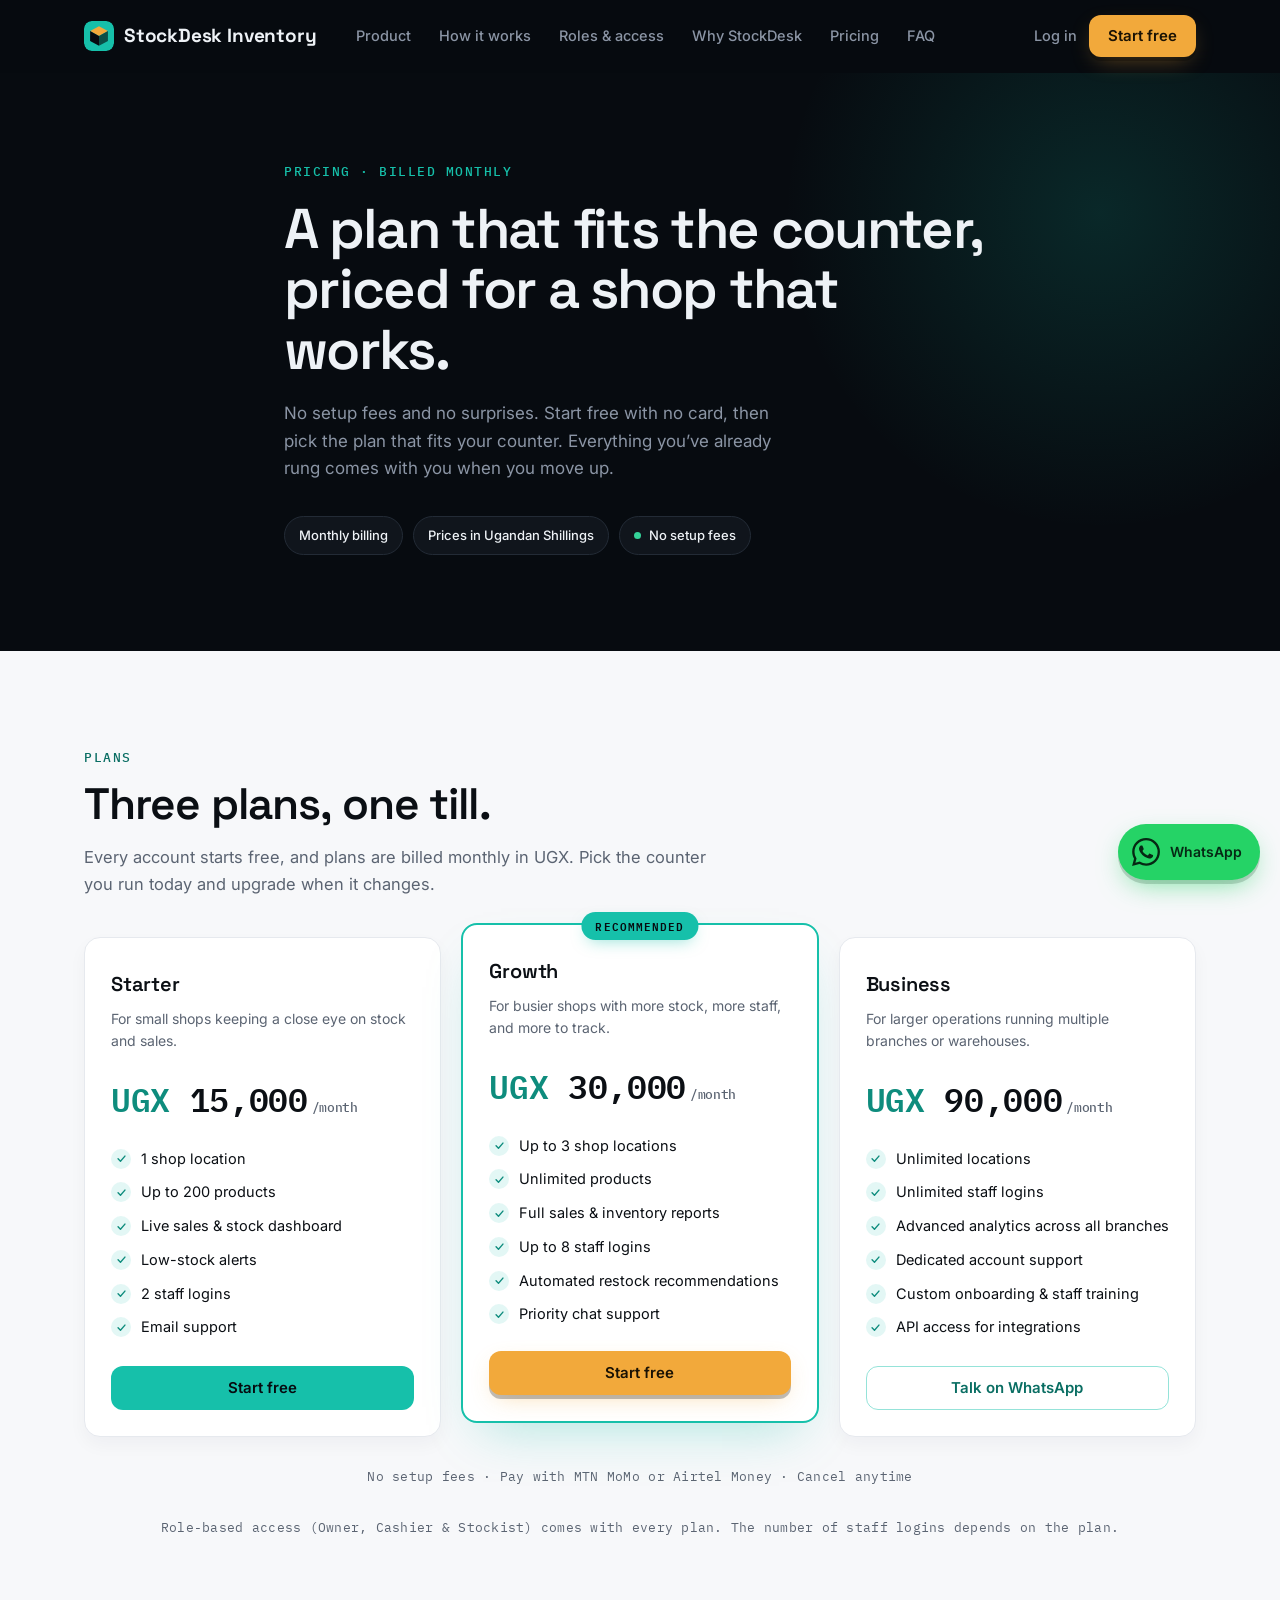
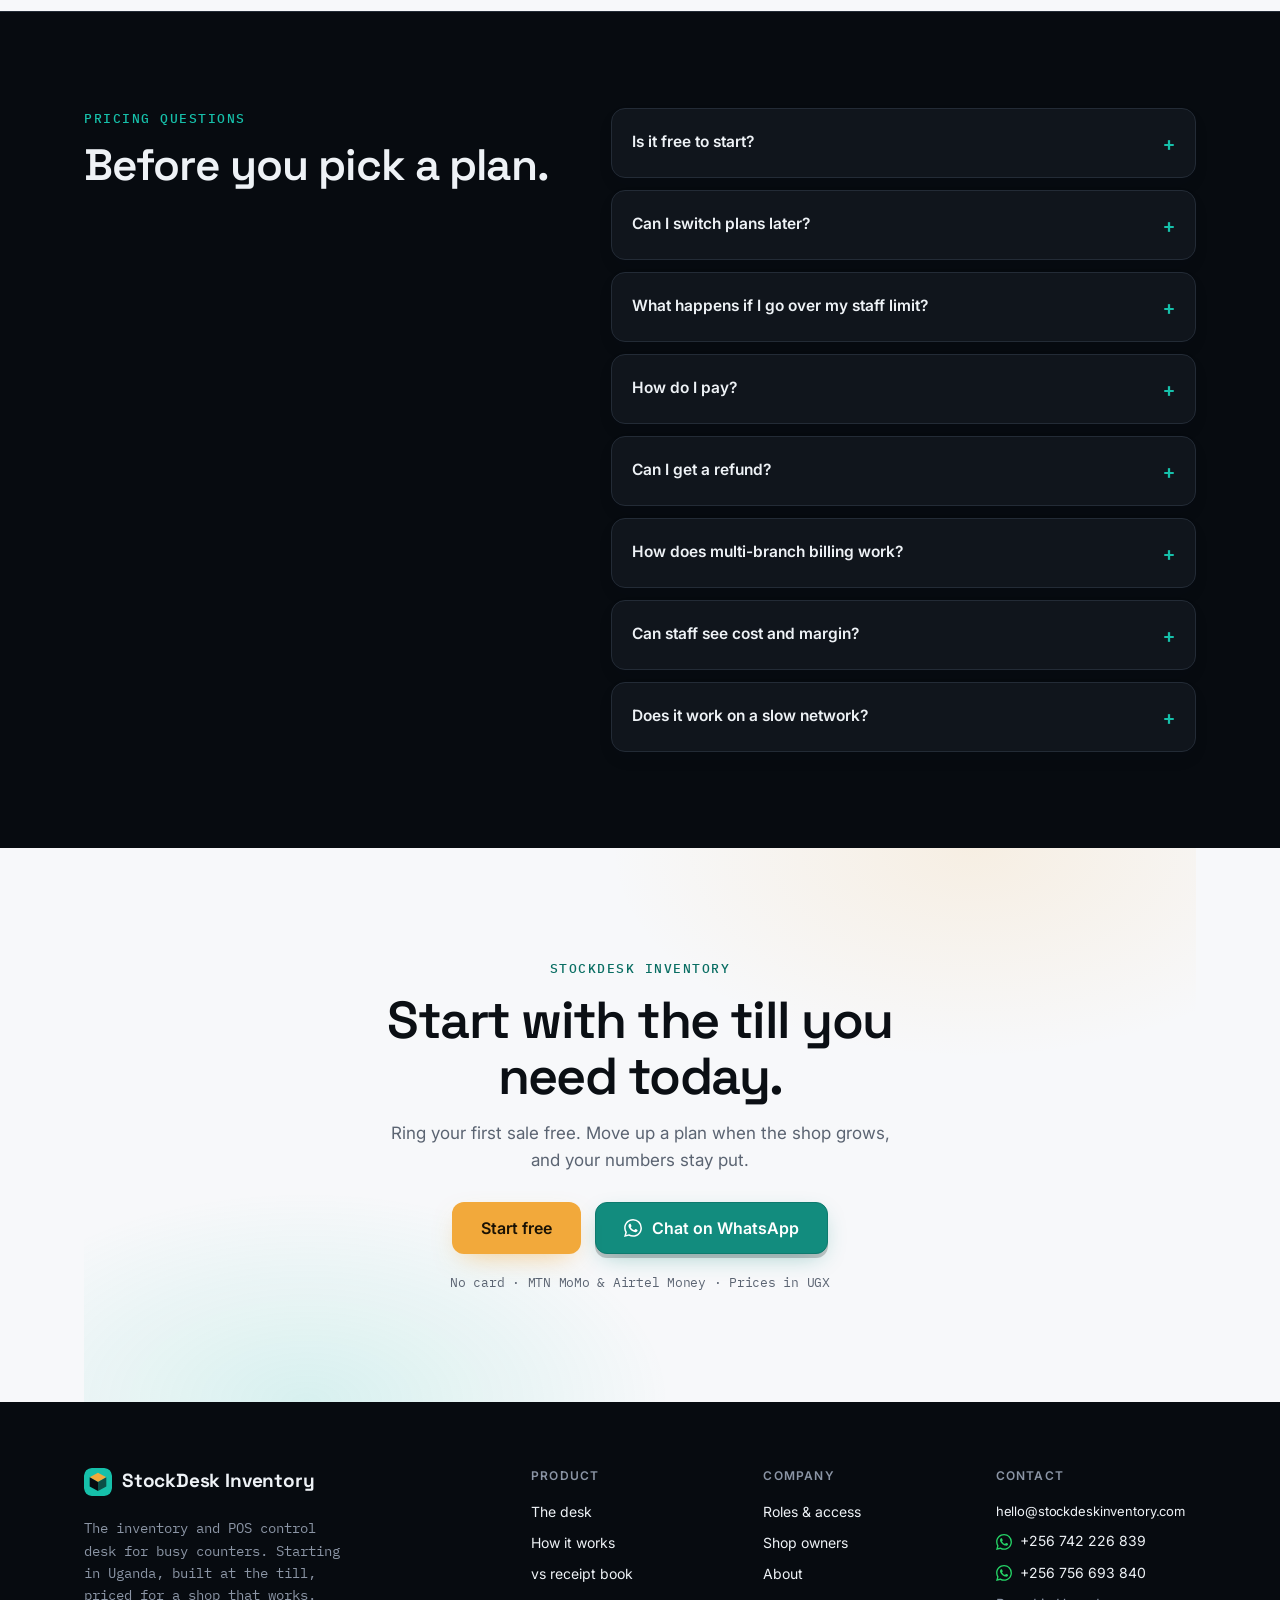
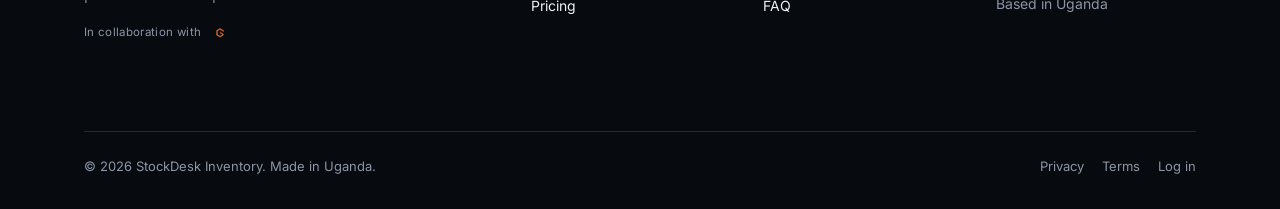
<file: pricing.html>
<!DOCTYPE html>
<html lang="en">
<head>
  <meta charset="UTF-8">
  <meta name="viewport" content="width=device-width, initial-scale=1.0">
  <title>Pricing | StockDesk Inventory, monthly plans in UGX</title>
  <meta name="description" content="Simple monthly pricing in UGX. Starter, Growth, and Business plans for inventory and POS control. No setup fees, pay with MTN MoMo or Airtel Money, start free. Starting in Uganda.">
  <meta name="theme-color" content="#070B10">
  <link rel="canonical" href="https://www.stockdeskinventory.com/pricing">
  <meta property="og:type" content="website">
  <meta property="og:site_name" content="StockDesk Inventory">
  <meta property="og:url" content="https://www.stockdeskinventory.com/pricing">
  <meta property="og:title" content="Pricing | StockDesk Inventory, plans in UGX">
  <meta property="og:description" content="Starter, Growth, and Business plans for inventory and POS control. Pay with MTN MoMo or Airtel Money. Starting in Uganda.">
  <meta property="og:image" content="https://www.stockdeskinventory.com/public/og-image.png">
  <meta property="og:image:width" content="1200">
  <meta property="og:image:height" content="630">
  <meta property="og:image:alt" content="StockDesk Inventory: stop stockouts, track sales, run the shop from one screen">
  <meta name="twitter:card" content="summary_large_image">
  <meta name="twitter:title" content="Pricing | StockDesk Inventory">
  <meta name="twitter:description" content="Monthly plans in UGX. Pay with MTN MoMo or Airtel Money. Start free.">
  <meta name="twitter:image" content="https://www.stockdeskinventory.com/public/og-image.png">
  <script>document.documentElement.className += " js";</script>
  <link rel="preconnect" href="https://fonts.googleapis.com">
  <link rel="preconnect" href="https://fonts.gstatic.com" crossorigin>
  <link rel="stylesheet" href="https://fonts.googleapis.com/css2?family=Space+Grotesk:wght@600;700&family=Inter:wght@400;500;600&family=IBM+Plex+Mono:wght@400;500;600&display=swap">
  <link rel="stylesheet" href="styles.css">
  <link rel="icon" type="image/svg+xml" href="public/favicon.svg">
  <link rel="icon" type="image/png" sizes="32x32" href="public/favicon-32.png">
  <link rel="apple-touch-icon" href="public/apple-touch-icon.png">
  <script type="application/ld+json">
  {
    "@context": "https://schema.org",
    "@type": "ItemList",
    "name": "StockDesk Inventory Plans",
    "itemListElement": [
      { "@type": "Offer", "position": 1, "name": "Starter", "price": "15000", "priceCurrency": "UGX", "description": "1 shop location, up to 200 products, 2 staff logins" },
      { "@type": "Offer", "position": 2, "name": "Growth", "price": "30000", "priceCurrency": "UGX", "description": "Up to 3 shop locations, unlimited products, up to 8 staff logins" },
      { "@type": "Offer", "position": 3, "name": "Business", "price": "90000", "priceCurrency": "UGX", "description": "Unlimited locations and staff logins, advanced analytics, API access" }
    ]
  }
  </script>
</head>
<body>
  <svg width="0" height="0" style="position:absolute" aria-hidden="true" focusable="false">
    <symbol id="i-wa" viewBox="0 0 24 24"><path fill="currentColor" d="M17.472 14.382c-.297-.149-1.758-.867-2.03-.967-.273-.099-.471-.148-.67.15-.197.297-.767.966-.94 1.164-.173.199-.347.223-.644.075-.297-.15-1.255-.463-2.39-1.475-.883-.788-1.48-1.761-1.653-2.059-.173-.297-.018-.458.13-.606.134-.133.298-.347.446-.52.149-.174.198-.298.298-.497.099-.198.05-.371-.025-.52-.075-.149-.669-1.612-.916-2.207-.242-.579-.487-.5-.669-.51-.173-.008-.371-.01-.57-.01-.198 0-.52.074-.792.372-.272.297-1.04 1.016-1.04 2.479 0 1.462 1.065 2.875 1.213 3.074.149.198 2.096 3.2 5.077 4.487.709.306 1.262.489 1.694.625.712.227 1.36.195 1.871.118.571-.085 1.758-.719 2.006-1.413.248-.694.248-1.289.173-1.413-.074-.124-.272-.198-.57-.347m-5.421 7.403h-.004a9.87 9.87 0 01-5.031-1.378l-.361-.214-3.741.982.998-3.648-.235-.374a9.86 9.86 0 01-1.51-5.26c.001-5.45 4.436-9.884 9.888-9.884 2.64 0 5.122 1.03 6.988 2.898a9.825 9.825 0 012.893 6.994c-.003 5.45-4.435 9.884-9.885 9.884m8.413-18.297A11.815 11.815 0 0012.05 0C5.495 0 .16 5.335.157 11.892c0 2.096.547 4.142 1.588 5.945L.057 24l6.305-1.654a11.882 11.882 0 005.683 1.448h.005c6.554 0 11.89-5.335 11.893-11.893a11.821 11.821 0 00-3.48-8.413z"/></symbol>
    <symbol id="i-check" viewBox="0 0 16 16"><path d="M3 8.5l3.5 3.5L13 4.5" fill="none" stroke="currentColor" stroke-width="2" stroke-linecap="round" stroke-linejoin="round"/></symbol>
  </svg>

  <a class="skip-link" href="#main">Skip to content</a>

  <!-- NAV -->
  <header class="nav" id="nav">
    <div class="nav-inner">
      <a class="brand" href="/" aria-label="StockDesk Inventory home">
        <img class="brand-logo" src="public/logo.svg" alt="" width="30" height="30">
        <span class="brand-name">StockDesk<span class="brand-name-suffix"> Inventory</span></span>
      </a>

      <nav class="nav-links" aria-label="Primary">
        <a href="/#product">Product</a>
        <a href="/#how-it-works">How it works</a>
        <a href="/#roles">Roles &amp; access</a>
        <a href="/#compare">Why StockDesk</a>
        <a href="/pricing" aria-current="page">Pricing</a>
        <a href="#faq">FAQ</a>
      </nav>

      <div class="nav-actions">
        <a class="nav-login" href="https://app.stockdeskinventory.com/login">Log in</a>
        <a class="btn btn-cta nav-cta" href="https://app.stockdeskinventory.com/signup" data-track="Signup" data-loc="pricing-nav">Start free</a>
        <button class="nav-toggle" id="navToggle" type="button" aria-expanded="false" aria-controls="navMenu" aria-label="Menu">
          <span></span><span></span><span></span>
        </button>
      </div>
    </div>

    <nav class="nav-mobile" id="navMenu" aria-label="Mobile">
      <a href="/#product">Product</a>
      <a href="/#how-it-works">How it works</a>
      <a href="/#roles">Roles &amp; access</a>
      <a href="/#compare">Why StockDesk</a>
      <a href="/pricing" aria-current="page">Pricing</a>
      <a href="#faq">FAQ</a>
      <div class="nav-mobile-actions">
        <a class="btn btn-cta" href="https://app.stockdeskinventory.com/signup" data-track="Signup" data-loc="pricing-menu">Start free</a>
        <a class="btn btn-ghost" href="https://app.stockdeskinventory.com/login">Log in</a>
      </div>
    </nav>
  </header>

  <main id="main">

    <!-- HERO -->
    <section class="hero price-hero" id="top">
      <div class="hero-glow" aria-hidden="true"></div>
      <div class="container price-hero-inner">
        <p class="eyebrow">Pricing &middot; Billed monthly</p>
        <h1 class="display price-title">A plan that fits the counter, priced for a shop that works.</h1>
        <p class="price-sub">No setup fees and no surprises. Start free with no card, then pick the plan that fits your counter. Everything you&rsquo;ve already rung comes with you when you move up.</p>

        <ul class="status-chips" aria-label="Billing details">
          <li class="chip">Monthly billing</li>
          <li class="chip">Prices in Ugandan Shillings</li>
          <li class="chip">
            <span class="chip-dot chip-dot-live" aria-hidden="true"></span>
            No setup fees
          </li>
        </ul>
      </div>
    </section>

    <!-- PLANS -->
    <section class="pricing" id="pricing" aria-labelledby="plans-title">
      <div class="container">
        <div class="section-head pricing-head">
          <p class="eyebrow">Plans</p>
          <h2 class="display section-title" id="plans-title">Three plans, one till.</h2>
          <p class="section-sub">Every account starts free, and plans are billed monthly in UGX. Pick the counter you run today and upgrade when it changes.</p>
        </div>

        <div class="plans">
          <div class="plan-col reveal">
            <article class="plan">
              <div class="plan-head">
                <h3 class="plan-name">Starter</h3>
                <p class="plan-desc">For small shops keeping a close eye on stock and sales.</p>
              </div>
              <p class="plan-price mono"><span class="plan-cur">UGX&nbsp;</span>15,000<span class="plan-per">/month</span></p>
              <ul class="plan-feats">
                <li><span class="plan-check" aria-hidden="true"><svg width="11" height="11"><use href="#i-check"/></svg></span>1 shop location</li>
                <li><span class="plan-check" aria-hidden="true"><svg width="11" height="11"><use href="#i-check"/></svg></span>Up to 200 products</li>
                <li><span class="plan-check" aria-hidden="true"><svg width="11" height="11"><use href="#i-check"/></svg></span>Live sales &amp; stock dashboard</li>
                <li><span class="plan-check" aria-hidden="true"><svg width="11" height="11"><use href="#i-check"/></svg></span>Low-stock alerts</li>
                <li><span class="plan-check" aria-hidden="true"><svg width="11" height="11"><use href="#i-check"/></svg></span>2 staff logins</li>
                <li><span class="plan-check" aria-hidden="true"><svg width="11" height="11"><use href="#i-check"/></svg></span>Email support</li>
              </ul>
              <a class="btn btn-plan" href="https://app.stockdeskinventory.com/signup" data-track="Signup" data-loc="plan-starter">Start free</a>
            </article>
          </div>

          <div class="plan-col reveal">
            <article class="plan plan-featured">
              <span class="plan-badge">Recommended</span>
              <div class="plan-head">
                <h3 class="plan-name">Growth</h3>
                <p class="plan-desc">For busier shops with more stock, more staff, and more to track.</p>
              </div>
              <p class="plan-price mono"><span class="plan-cur">UGX&nbsp;</span>30,000<span class="plan-per">/month</span></p>
              <ul class="plan-feats">
                <li><span class="plan-check" aria-hidden="true"><svg width="11" height="11"><use href="#i-check"/></svg></span>Up to 3 shop locations</li>
                <li><span class="plan-check" aria-hidden="true"><svg width="11" height="11"><use href="#i-check"/></svg></span>Unlimited products</li>
                <li><span class="plan-check" aria-hidden="true"><svg width="11" height="11"><use href="#i-check"/></svg></span>Full sales &amp; inventory reports</li>
                <li><span class="plan-check" aria-hidden="true"><svg width="11" height="11"><use href="#i-check"/></svg></span>Up to 8 staff logins</li>
                <li><span class="plan-check" aria-hidden="true"><svg width="11" height="11"><use href="#i-check"/></svg></span>Automated restock recommendations</li>
                <li><span class="plan-check" aria-hidden="true"><svg width="11" height="11"><use href="#i-check"/></svg></span>Priority chat support</li>
              </ul>
              <a class="btn btn-cta" href="https://app.stockdeskinventory.com/signup" data-track="Signup" data-loc="plan-growth">Start free</a>
            </article>
          </div>

          <div class="plan-col reveal">
            <article class="plan">
              <div class="plan-head">
                <h3 class="plan-name">Business</h3>
                <p class="plan-desc">For larger operations running multiple branches or warehouses.</p>
              </div>
              <p class="plan-price mono"><span class="plan-cur">UGX&nbsp;</span>90,000<span class="plan-per">/month</span></p>
              <ul class="plan-feats">
                <li><span class="plan-check" aria-hidden="true"><svg width="11" height="11"><use href="#i-check"/></svg></span>Unlimited locations</li>
                <li><span class="plan-check" aria-hidden="true"><svg width="11" height="11"><use href="#i-check"/></svg></span>Unlimited staff logins</li>
                <li><span class="plan-check" aria-hidden="true"><svg width="11" height="11"><use href="#i-check"/></svg></span>Advanced analytics across all branches</li>
                <li><span class="plan-check" aria-hidden="true"><svg width="11" height="11"><use href="#i-check"/></svg></span>Dedicated account support</li>
                <li><span class="plan-check" aria-hidden="true"><svg width="11" height="11"><use href="#i-check"/></svg></span>Custom onboarding &amp; staff training</li>
                <li><span class="plan-check" aria-hidden="true"><svg width="11" height="11"><use href="#i-check"/></svg></span>API access for integrations</li>
              </ul>
              <a class="btn btn-plan-ghost" href="https://wa.me/256742226839?text=Hi%20StockDesk%20%E2%80%94%20I%27m%20interested%20in%20the%20Business%20plan." target="_blank" rel="noopener noreferrer" data-track="WhatsApp" data-loc="plan-business">Talk on WhatsApp</a>
            </article>
          </div>
        </div>

        <p class="plans-note mono">No setup fees &middot; Pay with MTN MoMo or Airtel Money &middot; Cancel anytime</p>
        <p class="plans-note mono">Role-based access (Owner, Cashier &amp; Stockist) comes with every plan. The number of staff logins depends on the plan.</p>
      </div>
    </section>

    <!-- FAQ -->
    <section class="faq" id="faq" aria-labelledby="faq-title">
      <div class="container faq-inner">
        <div class="section-head faq-head">
          <p class="eyebrow">Pricing questions</p>
          <h2 class="display section-title" id="faq-title">Before you pick a plan.</h2>
        </div>

        <div class="faq-list">
          <details class="faq-item reveal">
            <summary>Is it free to start?</summary>
            <div class="faq-body"><p>Yes. Sign up with no card, add your products, and ring real sales before you pay anything. When you&rsquo;re ready, pick Starter, Growth, or Business.</p></div>
          </details>

          <details class="faq-item reveal">
            <summary>Can I switch plans later?</summary>
            <div class="faq-body"><p>Yes. Move between Starter, Growth, and Business as your shop changes. Your products, live stock, and sales history come with you, and nothing gets re-entered.</p></div>
          </details>

          <details class="faq-item reveal">
            <summary>What happens if I go over my staff limit?</summary>
            <div class="faq-body"><p>Each plan includes a set number of staff logins: 2 on Starter, up to 8 on Growth, and unlimited on Business. When your team needs more people on the till, move up a plan and the extra logins come with it.</p></div>
          </details>

          <details class="faq-item reveal">
            <summary>How do I pay?</summary>
            <div class="faq-body"><p>Pay monthly in UGX with <strong>MTN Mobile Money</strong> or <strong>Airtel Money</strong>. No international card required. Chat with us on WhatsApp if you need help completing a payment.</p></div>
          </details>

          <details class="faq-item reveal">
            <summary>Can I get a refund?</summary>
            <div class="faq-body"><p>Plans are billed monthly. If you cancel, you keep access through the period you already paid for. For billing issues, message us on WhatsApp and we&rsquo;ll sort it out the same day where we can.</p></div>
          </details>

          <details class="faq-item reveal">
            <summary>How does multi-branch billing work?</summary>
            <div class="faq-body"><p>Starter covers 1 location, Growth covers up to 3, and Business covers unlimited branches under one account. You pay one monthly fee for the plan, not a separate bill per till.</p></div>
          </details>

          <details class="faq-item reveal">
            <summary>Can staff see cost and margin?</summary>
            <div class="faq-body"><p>Only the Owner / Admin role sees cost, margin, and the full books. Cashiers ring sales and see stock to sell; stockists receive and adjust stock. Each role gets exactly the access it needs, and every login is tied to one person.</p></div>
          </details>

          <details class="faq-item reveal">
            <summary>Does it work on a slow network?</summary>
            <div class="faq-body"><p>Yes. Ring sales when data is weak, and when the connection returns, stock and sales sync. It&rsquo;s built for real counters, not only offices on fibre.</p></div>
          </details>
        </div>
      </div>
    </section>

    <!-- FINAL CTA -->
    <section class="cta" id="start-free">
      <div class="container">
        <div class="cta-band">
          <p class="eyebrow cta-eyebrow">StockDesk Inventory</p>
          <h2 class="display cta-title">Start with the till you need today.</h2>
          <p class="cta-sub">Ring your first sale free. Move up a plan when the shop grows, and your numbers stay put.</p>
          <div class="cta-actions">
            <a class="btn btn-cta btn-lg cta-btn" href="https://app.stockdeskinventory.com/signup" data-track="Signup" data-loc="pricing-cta">Start free</a>
            <a class="btn btn-wa btn-lg" href="https://wa.me/256742226839?text=Hi%20StockDesk%20%E2%80%94%20I%27d%20like%20help%20picking%20a%20plan." target="_blank" rel="noopener noreferrer" data-track="WhatsApp" data-loc="pricing-cta">
              <svg class="wa-icon" width="18" height="18" aria-hidden="true"><use href="#i-wa"/></svg>
              Chat on WhatsApp
            </a>
          </div>
          <p class="cta-note mono">No card &middot; MTN MoMo &amp; Airtel Money &middot; Prices in UGX</p>
        </div>
      </div>
    </section>

  </main>

  <a class="wa-float" href="https://wa.me/256742226839?text=Hi%20StockDesk%20%E2%80%94%20I%27d%20like%20help%20getting%20started." target="_blank" rel="noopener noreferrer" aria-label="Chat on WhatsApp" data-track="WhatsApp" data-loc="pricing-float">
    <svg width="28" height="28" aria-hidden="true"><use href="#i-wa"/></svg>
    <span class="wa-float-label">WhatsApp</span>
  </a>

  <!-- FOOTER -->
  <footer class="footer">
    <div class="container footer-inner">
      <div class="footer-brand">
        <a class="brand" href="/" aria-label="StockDesk Inventory home">
          <img class="brand-logo" src="public/logo.svg" alt="" width="28" height="28">
          <span class="brand-name">StockDesk Inventory</span>
        </a>
        <p class="footer-tag">The inventory and POS control desk for busy counters. Starting in Uganda, built at the till, priced for a shop that works.</p>
        <a class="footer-partner" href="https://grittrix.com" target="_blank" rel="noopener noreferrer">
          <span>In collaboration with</span>
          <img src="public/grittrix-logo.png" alt="Grittrix Technologies" width="22" height="22" loading="lazy" decoding="async">
        </a>
      </div>

      <div class="footer-cols">
        <nav class="footer-col" aria-label="Product">
          <h2>Product</h2>
          <a href="/#product">The desk</a>
          <a href="/#how-it-works">How it works</a>
          <a href="/#compare">vs receipt book</a>
          <a href="/pricing">Pricing</a>
        </nav>
        <nav class="footer-col" aria-label="Company">
          <h2>Company</h2>
          <a href="/#roles">Roles &amp; access</a>
          <a href="/#voices">Shop owners</a>
          <a href="/#about">About</a>
          <a href="#faq">FAQ</a>
        </nav>
        <div class="footer-col">
          <h2>Contact</h2>
          <a href="mailto:hello@stockdeskinventory.com">hello@stockdeskinventory.com</a>
          <a class="footer-wa" href="https://wa.me/256742226839" target="_blank" rel="noopener noreferrer" data-track="WhatsApp" data-loc="pricing-footer">
            <svg class="wa-icon" width="16" height="16" aria-hidden="true"><use href="#i-wa"/></svg>
            +256 742 226 839
          </a>
          <a class="footer-wa" href="https://wa.me/256756693840" target="_blank" rel="noopener noreferrer" data-track="WhatsApp" data-loc="pricing-footer">
            <svg class="wa-icon" width="16" height="16" aria-hidden="true"><use href="#i-wa"/></svg>
            +256 756 693 840
          </a>
          <span class="footer-addr">Based in Uganda</span>
        </div>
      </div>

      <div class="footer-bottom">
        <span>&copy; <span id="year">2026</span> StockDesk Inventory. Made in Uganda.</span>
        <div class="footer-bottom-links">
          <a href="/privacy">Privacy</a>
          <a href="/terms">Terms</a>
          <a class="footer-login" href="https://app.stockdeskinventory.com/login">Log in</a>
        </div>
      </div>
    </div>
  </footer>

  <script src="app.js" defer></script>
</body>
</html>
</file>
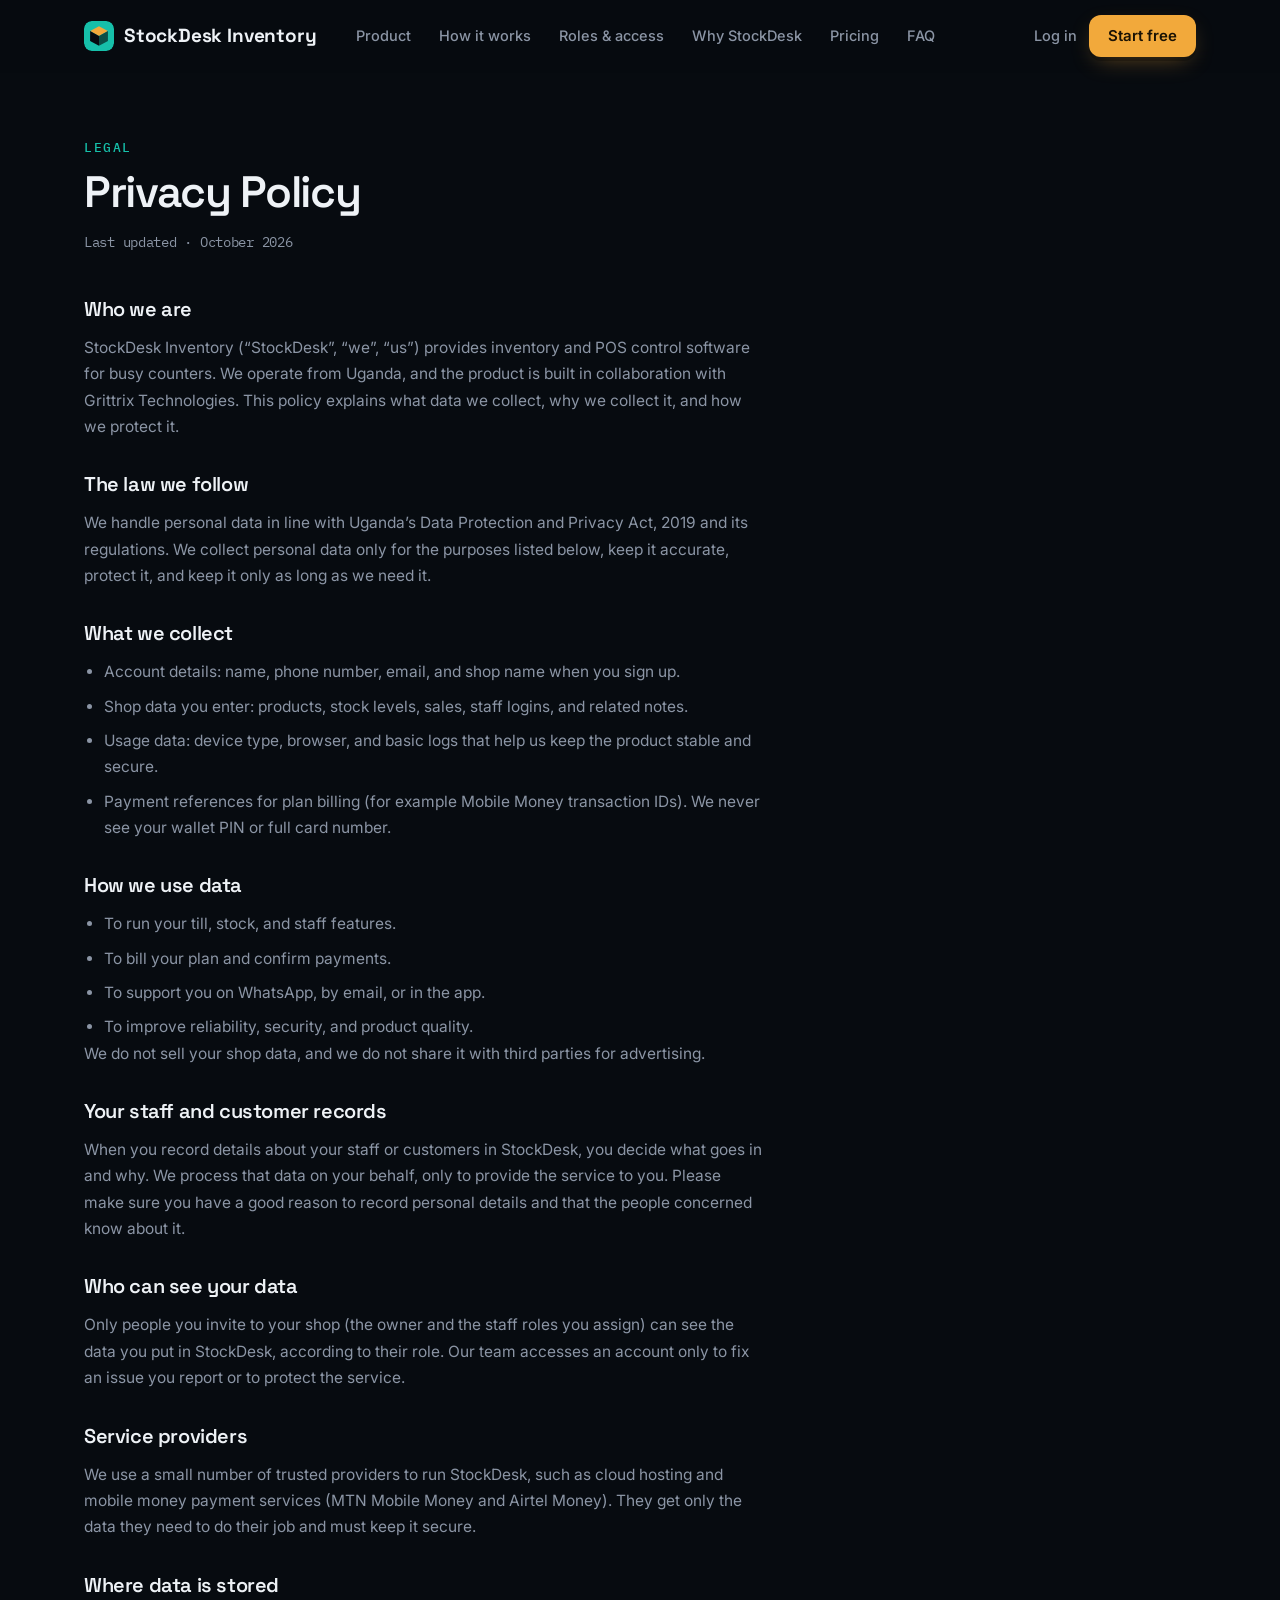
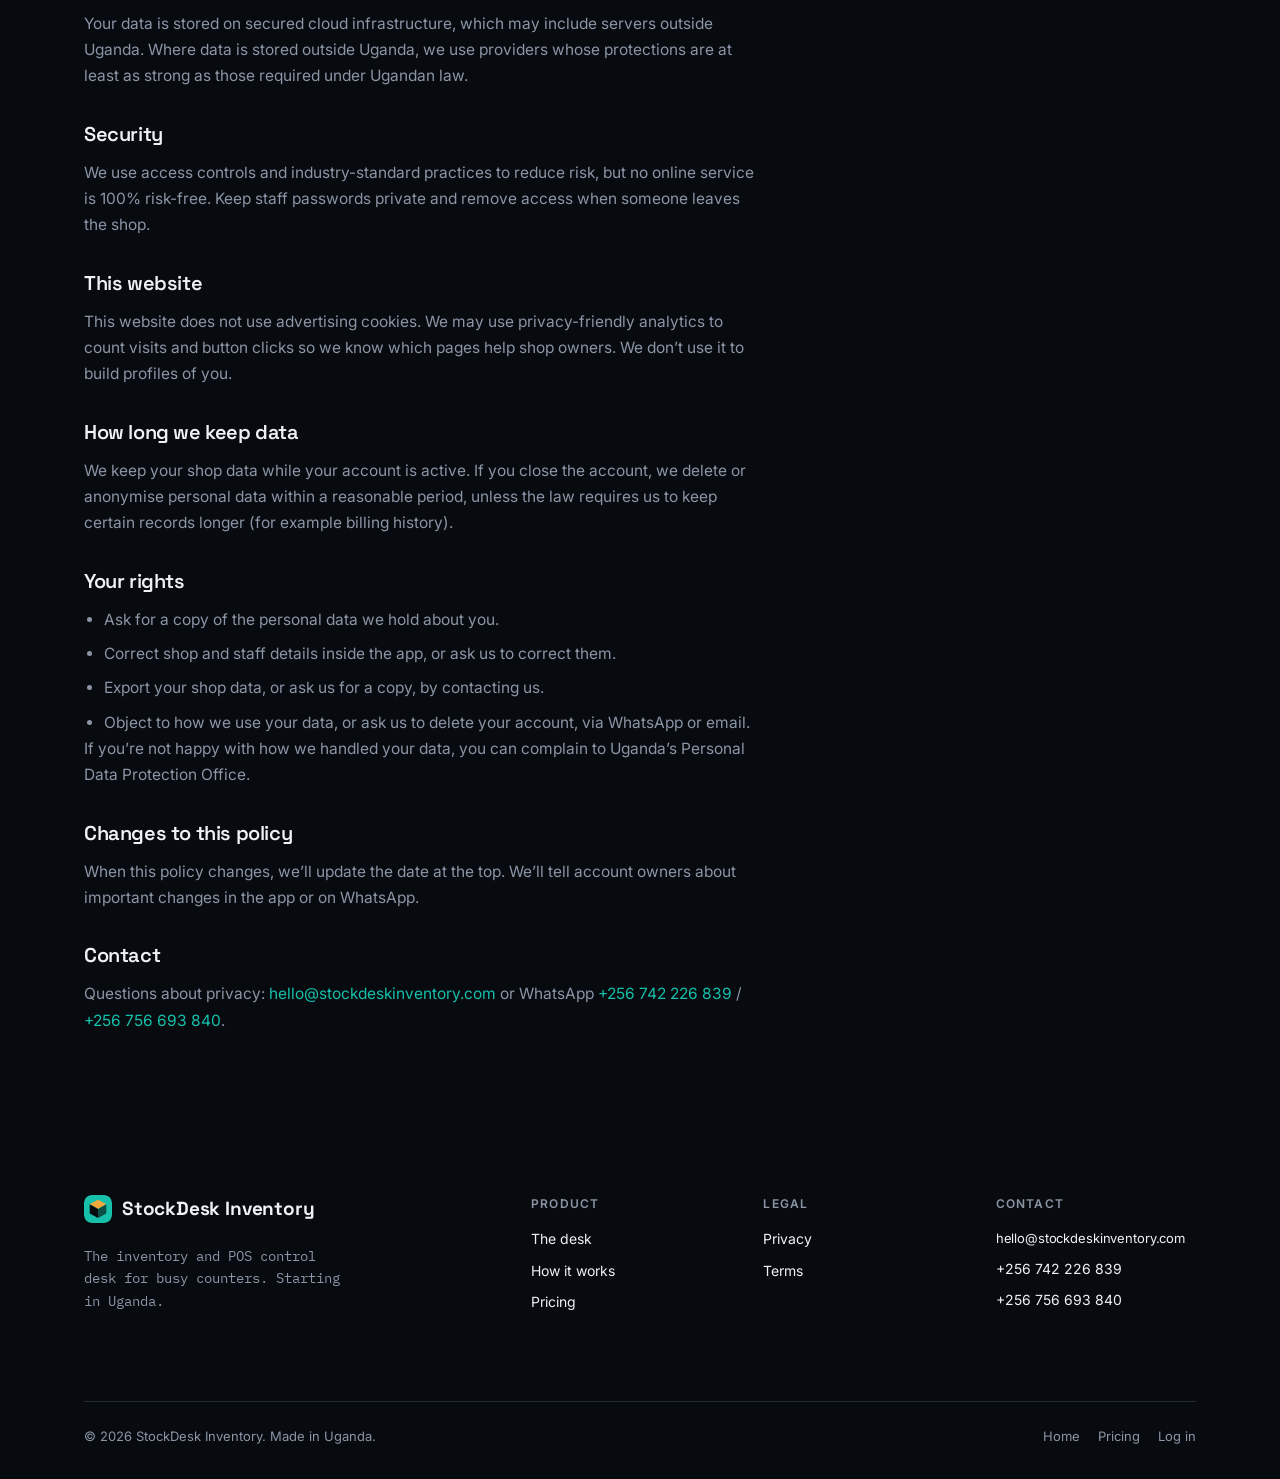
<file: privacy.html>
<!DOCTYPE html>
<html lang="en">
<head>
  <meta charset="UTF-8">
  <meta name="viewport" content="width=device-width, initial-scale=1.0">
  <title>Privacy Policy | StockDesk Inventory</title>
  <meta name="description" content="How StockDesk Inventory collects, uses, and protects shop and staff data in Uganda.">
  <meta name="theme-color" content="#070B10">
  <link rel="canonical" href="https://www.stockdeskinventory.com/privacy">
  <meta property="og:type" content="website">
  <meta property="og:site_name" content="StockDesk Inventory">
  <meta property="og:url" content="https://www.stockdeskinventory.com/privacy">
  <meta property="og:title" content="Privacy Policy | StockDesk Inventory">
  <meta property="og:description" content="How StockDesk Inventory collects, uses, and protects shop and staff data.">
  <meta property="og:image" content="https://www.stockdeskinventory.com/public/og-image.png">
  <meta name="twitter:card" content="summary_large_image">
  <meta name="twitter:title" content="Privacy Policy | StockDesk Inventory">
  <meta name="twitter:description" content="How StockDesk Inventory collects, uses, and protects shop and staff data.">
  <meta name="twitter:image" content="https://www.stockdeskinventory.com/public/og-image.png">
  <script>document.documentElement.className += " js";</script>
  <link rel="preconnect" href="https://fonts.googleapis.com">
  <link rel="preconnect" href="https://fonts.gstatic.com" crossorigin>
  <link rel="stylesheet" href="https://fonts.googleapis.com/css2?family=Space+Grotesk:wght@600;700&family=Inter:wght@400;500;600&family=IBM+Plex+Mono:wght@400;500;600&display=swap">
  <link rel="stylesheet" href="styles.css">
  <link rel="icon" type="image/svg+xml" href="public/favicon.svg">
  <link rel="icon" type="image/png" sizes="32x32" href="public/favicon-32.png">
  <link rel="apple-touch-icon" href="public/apple-touch-icon.png">
</head>
<body>
  <a class="skip-link" href="#main">Skip to content</a>

  <header class="nav" id="nav">
    <div class="nav-inner">
      <a class="brand" href="/" aria-label="StockDesk Inventory home">
        <img class="brand-logo" src="public/logo.svg" alt="" width="30" height="30">
        <span class="brand-name">StockDesk<span class="brand-name-suffix"> Inventory</span></span>
      </a>
      <nav class="nav-links" aria-label="Primary">
        <a href="/#product">Product</a>
        <a href="/#how-it-works">How it works</a>
        <a href="/#roles">Roles &amp; access</a>
        <a href="/#compare">Why StockDesk</a>
        <a href="/pricing">Pricing</a>
        <a href="/#faq">FAQ</a>
      </nav>
      <div class="nav-actions">
        <a class="nav-login" href="https://app.stockdeskinventory.com/login">Log in</a>
        <a class="btn btn-cta nav-cta" href="https://app.stockdeskinventory.com/signup" data-track="Signup" data-loc="privacy-nav">Start free</a>
        <button class="nav-toggle" id="navToggle" type="button" aria-expanded="false" aria-controls="navMenu" aria-label="Menu">
          <span></span><span></span><span></span>
        </button>
      </div>
    </div>
    <nav class="nav-mobile" id="navMenu" aria-label="Mobile">
      <a href="/#product">Product</a>
      <a href="/#how-it-works">How it works</a>
      <a href="/#roles">Roles &amp; access</a>
      <a href="/#compare">Why StockDesk</a>
      <a href="/pricing">Pricing</a>
      <a href="/#faq">FAQ</a>
      <div class="nav-mobile-actions">
        <a class="btn btn-cta" href="https://app.stockdeskinventory.com/signup" data-track="Signup" data-loc="privacy-menu">Start free</a>
        <a class="btn btn-ghost" href="https://app.stockdeskinventory.com/login">Log in</a>
      </div>
    </nav>
  </header>

  <main id="main">
    <section class="legal-page">
      <div class="container">
        <p class="eyebrow">Legal</p>
        <h1 class="display legal-title">Privacy Policy</h1>
        <p class="legal-updated mono">Last updated &middot; October 2026</p>

        <div class="legal-body">
          <div>
            <h2>Who we are</h2>
            <!-- TODO: add the registered company name, registration number, physical address, and PDPO registration number. -->
            <p>StockDesk Inventory (&ldquo;StockDesk&rdquo;, &ldquo;we&rdquo;, &ldquo;us&rdquo;) provides inventory and POS control software for busy counters. We operate from Uganda, and the product is built in collaboration with Grittrix Technologies. This policy explains what data we collect, why we collect it, and how we protect it.</p>
          </div>
          <div>
            <h2>The law we follow</h2>
            <p>We handle personal data in line with Uganda&rsquo;s Data Protection and Privacy Act, 2019 and its regulations. We collect personal data only for the purposes listed below, keep it accurate, protect it, and keep it only as long as we need it.</p>
          </div>
          <div>
            <h2>What we collect</h2>
            <ul>
              <li>Account details: name, phone number, email, and shop name when you sign up.</li>
              <li>Shop data you enter: products, stock levels, sales, staff logins, and related notes.</li>
              <li>Usage data: device type, browser, and basic logs that help us keep the product stable and secure.</li>
              <li>Payment references for plan billing (for example Mobile Money transaction IDs). We never see your wallet PIN or full card number.</li>
            </ul>
          </div>
          <div>
            <h2>How we use data</h2>
            <ul>
              <li>To run your till, stock, and staff features.</li>
              <li>To bill your plan and confirm payments.</li>
              <li>To support you on WhatsApp, by email, or in the app.</li>
              <li>To improve reliability, security, and product quality.</li>
            </ul>
            <p>We do not sell your shop data, and we do not share it with third parties for advertising.</p>
          </div>
          <div>
            <h2>Your staff and customer records</h2>
            <p>When you record details about your staff or customers in StockDesk, you decide what goes in and why. We process that data on your behalf, only to provide the service to you. Please make sure you have a good reason to record personal details and that the people concerned know about it.</p>
          </div>
          <div>
            <h2>Who can see your data</h2>
            <p>Only people you invite to your shop (the owner and the staff roles you assign) can see the data you put in StockDesk, according to their role. Our team accesses an account only to fix an issue you report or to protect the service.</p>
          </div>
          <div>
            <h2>Service providers</h2>
            <p>We use a small number of trusted providers to run StockDesk, such as cloud hosting and mobile money payment services (MTN Mobile Money and Airtel Money). They get only the data they need to do their job and must keep it secure.</p>
          </div>
          <div>
            <h2>Where data is stored</h2>
            <p>Your data is stored on secured cloud infrastructure, which may include servers outside Uganda. Where data is stored outside Uganda, we use providers whose protections are at least as strong as those required under Ugandan law.</p>
          </div>
          <div>
            <h2>Security</h2>
            <p>We use access controls and industry-standard practices to reduce risk, but no online service is 100% risk-free. Keep staff passwords private and remove access when someone leaves the shop.</p>
          </div>
          <div>
            <h2>This website</h2>
            <p>This website does not use advertising cookies. We may use privacy-friendly analytics to count visits and button clicks so we know which pages help shop owners. We don&rsquo;t use it to build profiles of you.</p>
          </div>
          <div>
            <h2>How long we keep data</h2>
            <p>We keep your shop data while your account is active. If you close the account, we delete or anonymise personal data within a reasonable period, unless the law requires us to keep certain records longer (for example billing history).</p>
          </div>
          <div>
            <h2>Your rights</h2>
            <ul>
              <li>Ask for a copy of the personal data we hold about you.</li>
              <li>Correct shop and staff details inside the app, or ask us to correct them.</li>
              <li>Export your shop data, or ask us for a copy, by contacting us.</li>
              <li>Object to how we use your data, or ask us to delete your account, via WhatsApp or email.</li>
            </ul>
            <p>If you&rsquo;re not happy with how we handled your data, you can complain to Uganda&rsquo;s Personal Data Protection Office.</p>
          </div>
          <div>
            <h2>Changes to this policy</h2>
            <p>When this policy changes, we&rsquo;ll update the date at the top. We&rsquo;ll tell account owners about important changes in the app or on WhatsApp.</p>
          </div>
          <div>
            <h2>Contact</h2>
            <p>
              Questions about privacy:
              <a href="mailto:hello@stockdeskinventory.com">hello@stockdeskinventory.com</a>
              or WhatsApp
              <a href="https://wa.me/256742226839" target="_blank" rel="noopener noreferrer">+256 742 226 839</a>
              /
              <a href="https://wa.me/256756693840" target="_blank" rel="noopener noreferrer">+256 756 693 840</a>.
            </p>
          </div>
        </div>
      </div>
    </section>
  </main>

  <footer class="footer">
    <div class="container footer-inner">
      <div class="footer-brand">
        <a class="brand" href="/" aria-label="StockDesk Inventory home">
          <img class="brand-logo" src="public/logo.svg" alt="" width="28" height="28">
          <span class="brand-name">StockDesk Inventory</span>
        </a>
        <p class="footer-tag">The inventory and POS control desk for busy counters. Starting in Uganda.</p>
      </div>
      <div class="footer-cols">
        <nav class="footer-col" aria-label="Product">
          <h2>Product</h2>
          <a href="/#product">The desk</a>
          <a href="/#how-it-works">How it works</a>
          <a href="/pricing">Pricing</a>
        </nav>
        <nav class="footer-col" aria-label="Legal">
          <h2>Legal</h2>
          <a href="/privacy" aria-current="page">Privacy</a>
          <a href="/terms">Terms</a>
        </nav>
        <div class="footer-col">
          <h2>Contact</h2>
          <a href="mailto:hello@stockdeskinventory.com">hello@stockdeskinventory.com</a>
          <a class="footer-wa" href="https://wa.me/256742226839" target="_blank" rel="noopener noreferrer">+256 742 226 839</a>
          <a class="footer-wa" href="https://wa.me/256756693840" target="_blank" rel="noopener noreferrer">+256 756 693 840</a>
        </div>
      </div>
      <div class="footer-bottom">
        <span>&copy; <span id="year">2026</span> StockDesk Inventory. Made in Uganda.</span>
        <div class="footer-bottom-links">
          <a href="/">Home</a>
          <a href="/pricing">Pricing</a>
          <a class="footer-login" href="https://app.stockdeskinventory.com/login">Log in</a>
        </div>
      </div>
    </div>
  </footer>
  <script src="app.js" defer></script>
</body>
</html>
</file>
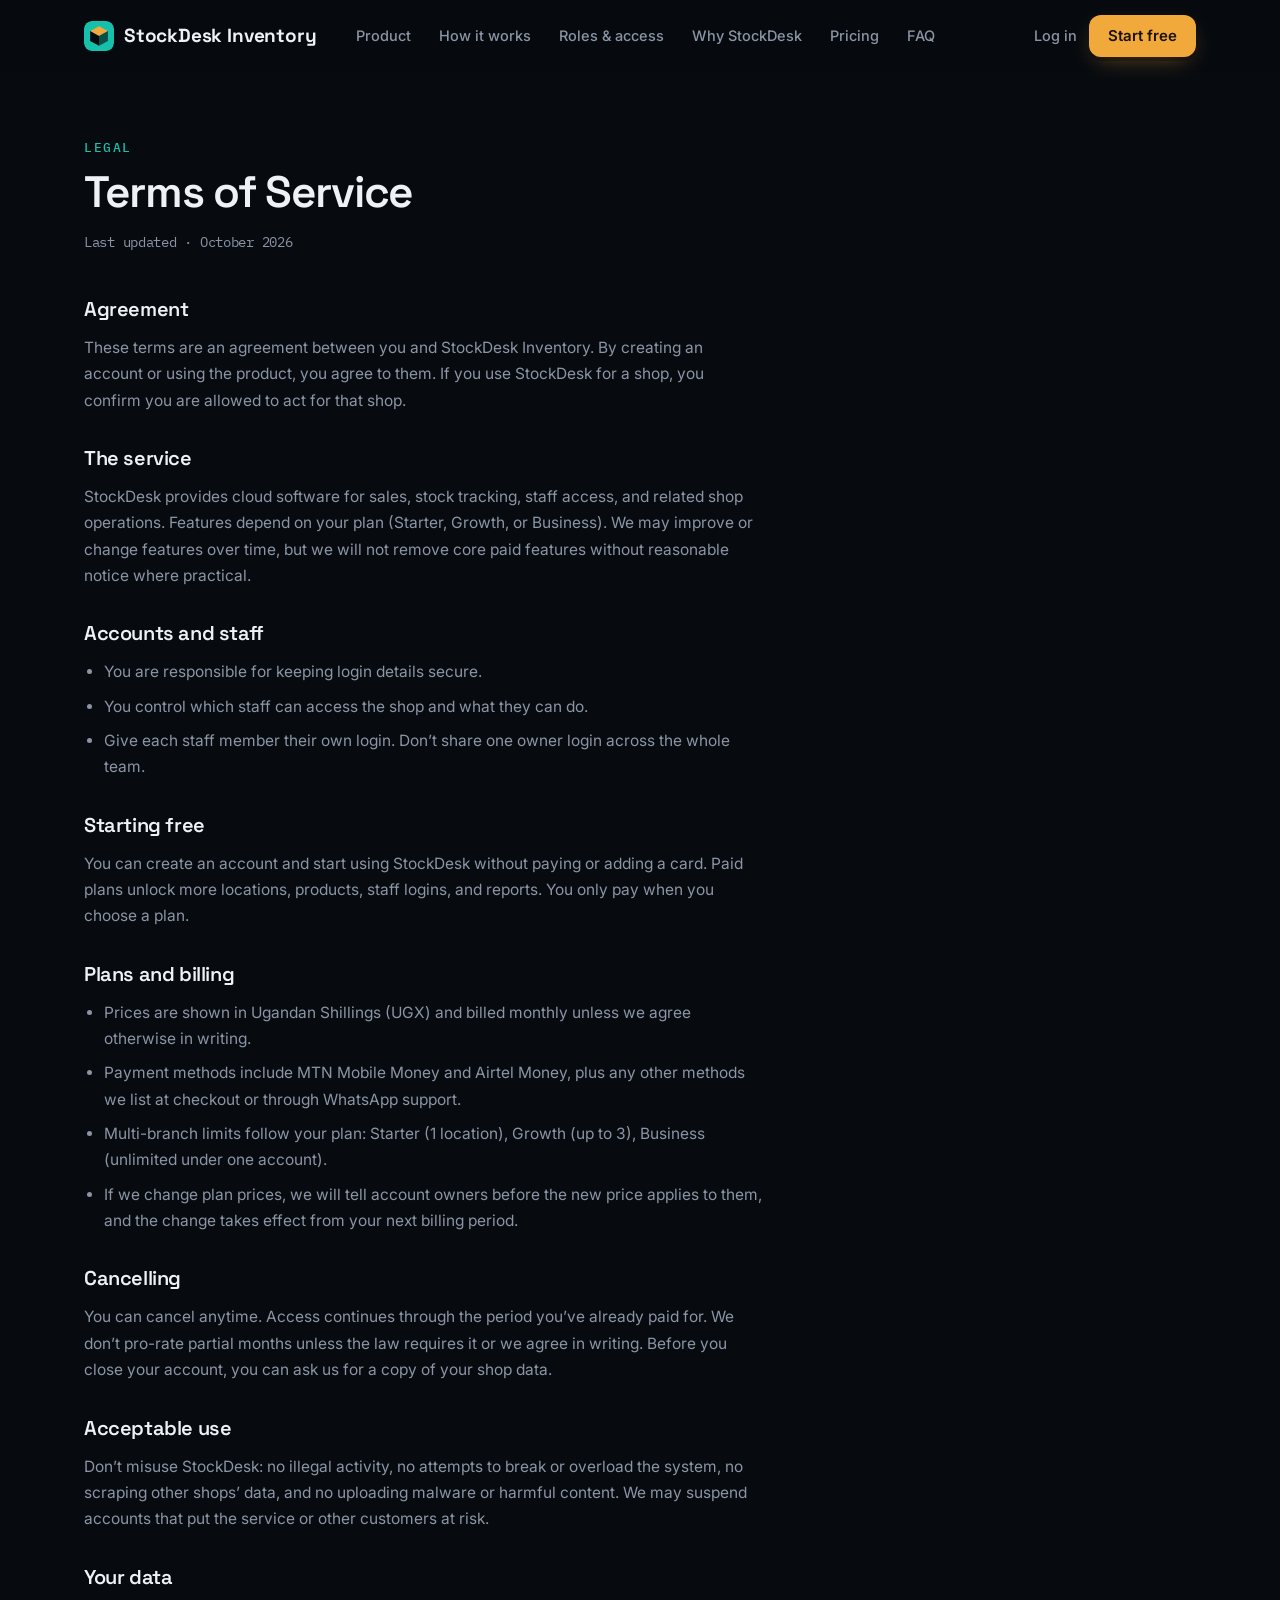
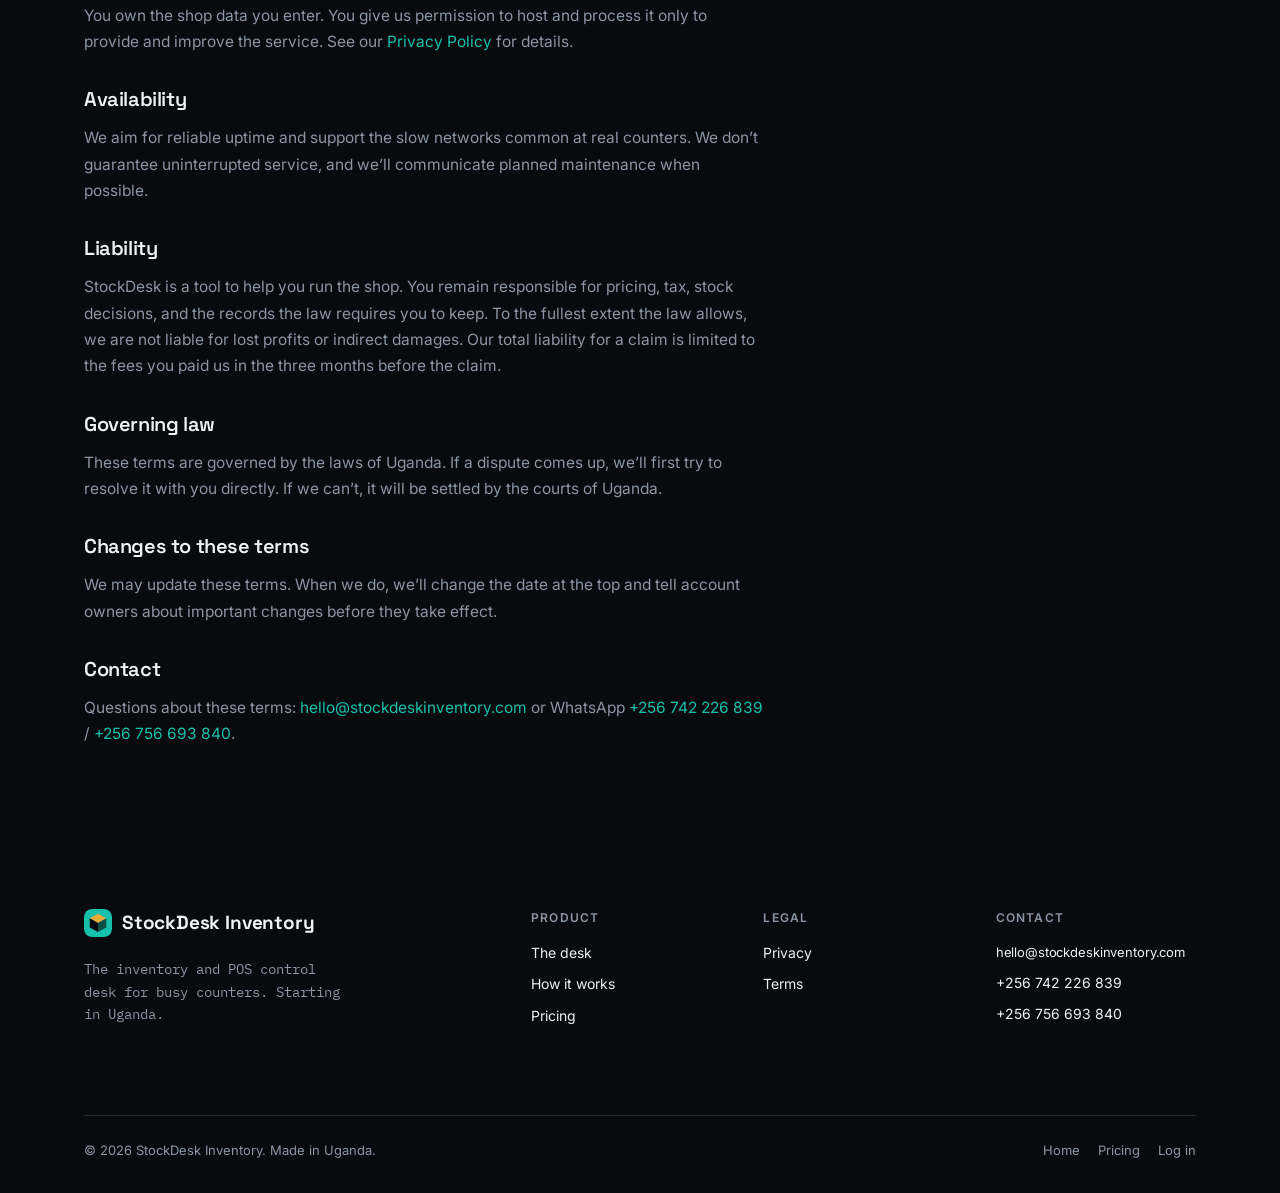
<file: terms.html>
<!DOCTYPE html>
<html lang="en">
<head>
  <meta charset="UTF-8">
  <meta name="viewport" content="width=device-width, initial-scale=1.0">
  <title>Terms of Service | StockDesk Inventory</title>
  <meta name="description" content="Terms for using StockDesk Inventory: plans, billing, acceptable use, and responsibilities for retail shops.">
  <meta name="theme-color" content="#070B10">
  <link rel="canonical" href="https://www.stockdeskinventory.com/terms">
  <meta property="og:type" content="website">
  <meta property="og:site_name" content="StockDesk Inventory">
  <meta property="og:url" content="https://www.stockdeskinventory.com/terms">
  <meta property="og:title" content="Terms of Service | StockDesk Inventory">
  <meta property="og:description" content="Terms for using StockDesk Inventory plans and software.">
  <meta property="og:image" content="https://www.stockdeskinventory.com/public/og-image.png">
  <meta name="twitter:card" content="summary_large_image">
  <meta name="twitter:title" content="Terms of Service | StockDesk Inventory">
  <meta name="twitter:description" content="Terms for using StockDesk Inventory plans and software.">
  <meta name="twitter:image" content="https://www.stockdeskinventory.com/public/og-image.png">
  <script>document.documentElement.className += " js";</script>
  <link rel="preconnect" href="https://fonts.googleapis.com">
  <link rel="preconnect" href="https://fonts.gstatic.com" crossorigin>
  <link rel="stylesheet" href="https://fonts.googleapis.com/css2?family=Space+Grotesk:wght@600;700&family=Inter:wght@400;500;600&family=IBM+Plex+Mono:wght@400;500;600&display=swap">
  <link rel="stylesheet" href="styles.css">
  <link rel="icon" type="image/svg+xml" href="public/favicon.svg">
  <link rel="icon" type="image/png" sizes="32x32" href="public/favicon-32.png">
  <link rel="apple-touch-icon" href="public/apple-touch-icon.png">
</head>
<body>
  <a class="skip-link" href="#main">Skip to content</a>

  <header class="nav" id="nav">
    <div class="nav-inner">
      <a class="brand" href="/" aria-label="StockDesk Inventory home">
        <img class="brand-logo" src="public/logo.svg" alt="" width="30" height="30">
        <span class="brand-name">StockDesk<span class="brand-name-suffix"> Inventory</span></span>
      </a>
      <nav class="nav-links" aria-label="Primary">
        <a href="/#product">Product</a>
        <a href="/#how-it-works">How it works</a>
        <a href="/#roles">Roles &amp; access</a>
        <a href="/#compare">Why StockDesk</a>
        <a href="/pricing">Pricing</a>
        <a href="/#faq">FAQ</a>
      </nav>
      <div class="nav-actions">
        <a class="nav-login" href="https://app.stockdeskinventory.com/login">Log in</a>
        <a class="btn btn-cta nav-cta" href="https://app.stockdeskinventory.com/signup" data-track="Signup" data-loc="terms-nav">Start free</a>
        <button class="nav-toggle" id="navToggle" type="button" aria-expanded="false" aria-controls="navMenu" aria-label="Menu">
          <span></span><span></span><span></span>
        </button>
      </div>
    </div>
    <nav class="nav-mobile" id="navMenu" aria-label="Mobile">
      <a href="/#product">Product</a>
      <a href="/#how-it-works">How it works</a>
      <a href="/#roles">Roles &amp; access</a>
      <a href="/#compare">Why StockDesk</a>
      <a href="/pricing">Pricing</a>
      <a href="/#faq">FAQ</a>
      <div class="nav-mobile-actions">
        <a class="btn btn-cta" href="https://app.stockdeskinventory.com/signup" data-track="Signup" data-loc="terms-menu">Start free</a>
        <a class="btn btn-ghost" href="https://app.stockdeskinventory.com/login">Log in</a>
      </div>
    </nav>
  </header>

  <main id="main">
    <section class="legal-page">
      <div class="container">
        <p class="eyebrow">Legal</p>
        <h1 class="display legal-title">Terms of Service</h1>
        <p class="legal-updated mono">Last updated &middot; October 2026</p>

        <div class="legal-body">
          <div>
            <h2>Agreement</h2>
            <!-- TODO: name the registered company (and its address) that customers contract with. -->
            <p>These terms are an agreement between you and StockDesk Inventory. By creating an account or using the product, you agree to them. If you use StockDesk for a shop, you confirm you are allowed to act for that shop.</p>
          </div>
          <div>
            <h2>The service</h2>
            <p>StockDesk provides cloud software for sales, stock tracking, staff access, and related shop operations. Features depend on your plan (Starter, Growth, or Business). We may improve or change features over time, but we will not remove core paid features without reasonable notice where practical.</p>
          </div>
          <div>
            <h2>Accounts and staff</h2>
            <ul>
              <li>You are responsible for keeping login details secure.</li>
              <li>You control which staff can access the shop and what they can do.</li>
              <li>Give each staff member their own login. Don&rsquo;t share one owner login across the whole team.</li>
            </ul>
          </div>
          <div>
            <h2>Starting free</h2>
            <p>You can create an account and start using StockDesk without paying or adding a card. Paid plans unlock more locations, products, staff logins, and reports. You only pay when you choose a plan.</p>
          </div>
          <div>
            <h2>Plans and billing</h2>
            <ul>
              <li>Prices are shown in Ugandan Shillings (UGX) and billed monthly unless we agree otherwise in writing.</li>
              <li>Payment methods include MTN Mobile Money and Airtel Money, plus any other methods we list at checkout or through WhatsApp support.</li>
              <li>Multi-branch limits follow your plan: Starter (1 location), Growth (up to 3), Business (unlimited under one account).</li>
              <li>If we change plan prices, we will tell account owners before the new price applies to them, and the change takes effect from your next billing period.</li>
            </ul>
          </div>
          <div>
            <h2>Cancelling</h2>
            <p>You can cancel anytime. Access continues through the period you&rsquo;ve already paid for. We don&rsquo;t pro-rate partial months unless the law requires it or we agree in writing. Before you close your account, you can ask us for a copy of your shop data.</p>
          </div>
          <div>
            <h2>Acceptable use</h2>
            <p>Don&rsquo;t misuse StockDesk: no illegal activity, no attempts to break or overload the system, no scraping other shops&rsquo; data, and no uploading malware or harmful content. We may suspend accounts that put the service or other customers at risk.</p>
          </div>
          <div>
            <h2>Your data</h2>
            <p>You own the shop data you enter. You give us permission to host and process it only to provide and improve the service. See our <a href="/privacy">Privacy Policy</a> for details.</p>
          </div>
          <div>
            <h2>Availability</h2>
            <p>We aim for reliable uptime and support the slow networks common at real counters. We don&rsquo;t guarantee uninterrupted service, and we&rsquo;ll communicate planned maintenance when possible.</p>
          </div>
          <div>
            <h2>Liability</h2>
            <p>StockDesk is a tool to help you run the shop. You remain responsible for pricing, tax, stock decisions, and the records the law requires you to keep. To the fullest extent the law allows, we are not liable for lost profits or indirect damages. Our total liability for a claim is limited to the fees you paid us in the three months before the claim.</p>
          </div>
          <div>
            <h2>Governing law</h2>
            <p>These terms are governed by the laws of Uganda. If a dispute comes up, we&rsquo;ll first try to resolve it with you directly. If we can&rsquo;t, it will be settled by the courts of Uganda.</p>
          </div>
          <div>
            <h2>Changes to these terms</h2>
            <p>We may update these terms. When we do, we&rsquo;ll change the date at the top and tell account owners about important changes before they take effect.</p>
          </div>
          <div>
            <h2>Contact</h2>
            <p>
              Questions about these terms:
              <a href="mailto:hello@stockdeskinventory.com">hello@stockdeskinventory.com</a>
              or WhatsApp
              <a href="https://wa.me/256742226839" target="_blank" rel="noopener noreferrer">+256 742 226 839</a>
              /
              <a href="https://wa.me/256756693840" target="_blank" rel="noopener noreferrer">+256 756 693 840</a>.
            </p>
          </div>
        </div>
      </div>
    </section>
  </main>

  <footer class="footer">
    <div class="container footer-inner">
      <div class="footer-brand">
        <a class="brand" href="/" aria-label="StockDesk Inventory home">
          <img class="brand-logo" src="public/logo.svg" alt="" width="28" height="28">
          <span class="brand-name">StockDesk Inventory</span>
        </a>
        <p class="footer-tag">The inventory and POS control desk for busy counters. Starting in Uganda.</p>
      </div>
      <div class="footer-cols">
        <nav class="footer-col" aria-label="Product">
          <h2>Product</h2>
          <a href="/#product">The desk</a>
          <a href="/#how-it-works">How it works</a>
          <a href="/pricing">Pricing</a>
        </nav>
        <nav class="footer-col" aria-label="Legal">
          <h2>Legal</h2>
          <a href="/privacy">Privacy</a>
          <a href="/terms" aria-current="page">Terms</a>
        </nav>
        <div class="footer-col">
          <h2>Contact</h2>
          <a href="mailto:hello@stockdeskinventory.com">hello@stockdeskinventory.com</a>
          <a class="footer-wa" href="https://wa.me/256742226839" target="_blank" rel="noopener noreferrer">+256 742 226 839</a>
          <a class="footer-wa" href="https://wa.me/256756693840" target="_blank" rel="noopener noreferrer">+256 756 693 840</a>
        </div>
      </div>
      <div class="footer-bottom">
        <span>&copy; <span id="year">2026</span> StockDesk Inventory. Made in Uganda.</span>
        <div class="footer-bottom-links">
          <a href="/">Home</a>
          <a href="/pricing">Pricing</a>
          <a class="footer-login" href="https://app.stockdeskinventory.com/login">Log in</a>
        </div>
      </div>
    </div>
  </footer>
  <script src="app.js" defer></script>
</body>
</html>
</file>
<file: styles.css>
/* ============================================================
   STOCKDESK — design tokens (grounded in the real product UI)
   ============================================================ */
:root {
  --bg:            #070B10;
  --surface:       #10151C;
  --surface-2:     #161C25;
  --border:        #232B36;
  --text:          #EEF2F6;
  --text-dim:      #8B95A5;

  --teal:          #16C0AA;
  --teal-dim:      #0E8C7D;
  --teal-ink:      #0A6E63; /* teal text on light backgrounds (AA) */
  --amber:         #F2A93B;
  --green:         #34D399;
  --red:           #F0575F;
  --blue:          #4C8DFF;

  --light-bg:      #F7F8FA;
  --light-surface: #FFFFFF;
  --light-border:  #E6E9EE;
  --light-text:    #0B0F14;
  --light-text-dim:#5B6472;

  --font-display:  "Space Grotesk", "Segoe UI", sans-serif;
  --font-body:     "Inter", "Segoe UI", sans-serif;
  --font-mono:     "IBM Plex Mono", "SFMono-Regular", ui-monospace, monospace;

  --text-900:      #111827;
  --text-800:      #1F2937;
  --text-700:      #374151;
  --text-500:      #6B7280;
  --text-400:      #9CA3AF;
  --surface-soft:   #EEF4F3;
  --surface-card:   #FFFFFF;
  --line-soft:      #E6EBEF;
  --shadow-soft:    0 8px 18px rgba(17, 24, 39, 0.04);

  --r-sm: 12px;
  --r-md: 14px;
  --r-lg: 16px;

  --container: 1160px;
  --t-fast: 150ms;
  --t-mid: 350ms;
  --t-slow: 600ms;
  --ease: cubic-bezier(.22,.8,.3,1);
}

/* ============================================================
   RESET / BASE
   ============================================================ */
*, *::before, *::after { box-sizing: border-box; }

html {
  scroll-behavior: smooth;
  scroll-padding-top: 84px;
  overflow-x: clip;
}

body {
  margin: 0;
  background: var(--bg);
  color: var(--text);
  font-family: var(--font-body);
  font-size: 16px;
  line-height: 1.6;
  overflow-x: clip;
  -webkit-font-smoothing: antialiased;
  text-rendering: optimizeLegibility;
}

img, svg { display: block; max-width: 100%; }
h1, h2, h3, h4, p, ul, ol, dl, figure, blockquote { margin: 0; }
ul, ol { padding: 0; list-style: none; }
a { color: inherit; text-decoration: none; }
button { font: inherit; cursor: pointer; }

::selection { background: var(--teal); color: var(--bg); }

.mono {
  font-family: var(--font-mono);
  font-variant-numeric: tabular-nums;
  letter-spacing: -0.02em;
}

.display {
  font-family: var(--font-display);
  font-weight: 600;
  letter-spacing: -0.03em;
  line-height: 1.08;
}

.section-title,
.plan-name,
.step-card h3,
.feat-card h3,
.quote-name {
  font-family: var(--font-display);
  letter-spacing: -0.02em;
}

.plan-check,
.footer-col h2,
.desk-kpi-label,
.desk-card-sub {
  font-family: var(--font-body);
  letter-spacing: 0.08em;
  text-transform: uppercase;
  font-weight: 600;
}

.plan-price,
.desk-kpi-value,
.desk-sale-amt,
.quote-company,
.footer-tag {
  font-family: var(--font-mono);
  font-variant-numeric: tabular-nums;
}

.plan,
.feat-card,
.step-card,
.quote,
.faq-item {
  box-shadow: var(--shadow-soft);
}

.container {
  width: 100%;
  max-width: var(--container);
  margin-inline: auto;
  padding-inline: 24px;
}

/* ============================================================
   BUTTONS & LINKS
   ============================================================ */
.btn {
  display: inline-flex;
  align-items: center;
  justify-content: center;
  min-height: 44px;
  padding: 0 20px;
  border-radius: var(--r-sm);
  font-weight: 600;
  font-size: 15px;
  border: 1px solid transparent;
  transition: transform var(--t-fast) var(--ease),
              background-color var(--t-fast) var(--ease),
              border-color var(--t-fast) var(--ease),
              box-shadow var(--t-fast) var(--ease);
}

.btn:hover { transform: translateY(-2px); }
.btn:active { transform: translateY(0); }

.btn:focus-visible,
a:focus-visible,
summary:focus-visible,
button:focus-visible {
  outline: 2px solid var(--teal);
  outline-offset: 3px;
}

/* amber = primary action, nothing else */
.btn-cta {
  background: var(--amber);
  color: #1A1204;
  box-shadow: 0 4px 0 rgba(0,0,0,.25), 0 8px 24px -8px rgba(242,169,59,.45);
}
.btn-cta:hover { background: #FFBE5C; }

.btn-ghost {
  background: transparent;
  color: var(--text);
  border-color: var(--border);
}
.btn-ghost:hover { border-color: var(--teal); color: var(--teal); }

.btn-wa {
  gap: 10px;
  background: #128C7E;
  color: #fff;
  border-color: #0e7a6e;
  box-shadow: 0 4px 0 rgba(0,0,0,.2), 0 8px 24px -8px rgba(18,140,126,.45);
}
.btn-wa:hover { background: #25D366; color: #07210f; border-color: #25D366; }
.btn-wa .wa-icon { flex-shrink: 0; }

.btn-lg { min-height: 52px; padding: 0 28px; font-size: 16px; }

.cta-actions {
  display: flex;
  flex-wrap: wrap;
  gap: 14px;
  justify-content: center;
  margin-top: 28px;
}
.cta-actions .cta-btn { margin-top: 0; }

/* ============================================================
   SKIP LINK + NAV
   ============================================================ */
.skip-link {
  position: fixed;
  top: -100px;
  left: 16px;
  z-index: 100;
  background: var(--teal);
  color: var(--bg);
  font-weight: 600;
  padding: 10px 16px;
  border-radius: 0 0 var(--r-sm) var(--r-sm);
  transition: top var(--t-fast) var(--ease);
}
.skip-link:focus { top: 0; }

.nav {
  position: sticky;
  top: 0;
  z-index: 50;
  background: rgba(7,11,16,.6);
  backdrop-filter: blur(14px);
  -webkit-backdrop-filter: blur(14px);
  border-bottom: 1px solid transparent;
  transition: border-color var(--t-mid) var(--ease);
}
.nav.is-scrolled { border-bottom-color: var(--border); }

.nav-inner {
  max-width: var(--container);
  margin-inline: auto;
  padding-inline: 24px;
  height: 72px;
  display: flex;
  align-items: center;
  gap: 32px;
}

.brand { display: inline-flex; align-items: center; gap: 10px; flex-shrink: 0; }
.brand-name { font-family: var(--font-display); font-weight: 700; font-size: 19px; letter-spacing: -.01em; white-space: nowrap; }
.brand-logo { height: 30px; width: auto; flex-shrink: 0; border-radius: 8px; }
.footer .brand-logo { height: 28px; }

.nav-links {
  display: flex;
  gap: 28px;
  margin-left: 8px;
}
.nav-links a {
  font-size: 14.5px;
  font-weight: 500;
  color: var(--text-dim);
  transition: color var(--t-fast) var(--ease);
}
.nav-links a:hover { color: var(--teal); }

.nav-actions {
  margin-left: auto;
  display: flex;
  align-items: center;
  gap: 12px;
}
.nav-login {
  font-size: 14.5px;
  font-weight: 500;
  color: var(--text-dim);
  transition: color var(--t-fast) var(--ease);
}
.nav-login:hover { color: var(--text); }
.nav-cta { min-height: 42px; padding: 0 18px; }

.nav-toggle {
  display: none;
  flex-direction: column;
  justify-content: center;
  gap: 5px;
  width: 44px;
  height: 44px;
  background: transparent;
  border: 1px solid var(--border);
  border-radius: var(--r-sm);
}
.nav-toggle span {
  width: 20px;
  height: 2px;
  background: var(--text);
  margin-inline: auto;
  border-radius: 2px;
  transition: transform var(--t-fast) var(--ease), opacity var(--t-fast) var(--ease);
}
.nav-toggle[aria-expanded="true"] span:nth-child(1) { transform: translateY(7px) rotate(45deg); }
.nav-toggle[aria-expanded="true"] span:nth-child(2) { opacity: 0; }
.nav-toggle[aria-expanded="true"] span:nth-child(3) { transform: translateY(-7px) rotate(-45deg); }

.nav-mobile {
  display: none;
  flex-direction: column;
  gap: 4px;
  padding: 12px 24px 24px;
  border-top: 1px solid var(--border);
  background: rgba(7,11,16,.97);
}
.nav-mobile a { padding: 13px 4px; font-weight: 500; color: var(--text); border-bottom: 1px solid var(--border); }
.nav-mobile-actions { display: flex; flex-direction: column; gap: 12px; padding-top: 14px; }
.nav-mobile-actions .btn { width: 100%; }
.nav-mobile.is-open { display: flex; }

/* ============================================================
   HERO
   ============================================================ */
.hero {
  position: relative;
  overflow: hidden;
  padding: 72px 0 96px;
}
.hero-glow {
  position: absolute;
  top: -220px;
  right: -180px;
  width: 720px;
  height: 720px;
  border-radius: 50%;
  background: radial-gradient(circle, rgba(22,192,170,.16), transparent 62%);
  pointer-events: none;
}
.hero-inner {
  position: relative;
  display: grid;
  grid-template-columns: 1fr 1.15fr;
  gap: 56px;
  align-items: center;
}

.hero-copy { min-width: 0; }

.eyebrow {
  font-family: var(--font-mono);
  font-size: 12.5px;
  letter-spacing: .12em;
  text-transform: uppercase;
  color: var(--teal);
  font-weight: 500;
}

.hero-title {
  margin-top: 18px;
  font-size: clamp(38px, 5vw, 58px);
}
.hero-sub {
  margin-top: 20px;
  max-width: 44ch;
  color: var(--text-dim);
  font-size: 17px;
}

.hero-ctas {
  margin-top: 30px;
  display: flex;
  gap: 14px;
  flex-wrap: wrap;
}

/* status chips */
.status-chips {
  margin-top: 34px;
  display: flex;
  flex-wrap: wrap;
  gap: 10px;
}
.chip {
  display: inline-flex;
  align-items: center;
  gap: 8px;
  padding: 8px 14px;
  border: 1px solid var(--border);
  border-radius: 999px;
  background: var(--surface);
  font-size: 13px;
  font-weight: 500;
  color: var(--text);
}
.chip-dot {
  width: 7px;
  height: 7px;
  border-radius: 50%;
  flex-shrink: 0;
}
.chip-dot-live {
  background: var(--green);
  animation: pulse 2.4s var(--ease) infinite;
}

.hero-points {
  margin-top: 22px;
  display: flex;
  flex-wrap: wrap;
  gap: 8px 20px;
  font-size: 14px;
  color: var(--text-dim);
}
.hero-points li { display: inline-flex; align-items: center; gap: 8px; }
.hero-points svg { color: var(--teal); flex-shrink: 0; }

.hero-customers {
  margin-top: 32px;
  padding-top: 22px;
  border-top: 1px solid var(--border);
  max-width: 520px;
}
.hero-customers-label {
  display: block;
  font-family: var(--font-mono);
  font-size: 11.5px;
  letter-spacing: .1em;
  text-transform: uppercase;
  color: var(--text-dim);
}
.hero-customers-list {
  margin-top: 10px;
  display: flex;
  flex-wrap: wrap;
  gap: 6px 24px;
}
.hero-customers-list li {
  font-family: var(--font-display);
  font-size: 18px;
  font-weight: 600;
  letter-spacing: -.01em;
  color: var(--text);
}

/* ============================================================
   LIVE DASHBOARD
   ============================================================ */
.desk {
  margin: 0;
  border: 1px solid var(--border);
  border-radius: var(--r-lg);
  background: var(--surface);
  box-shadow: 0 40px 80px -30px rgba(0,0,0,.7), 0 0 0 1px rgba(22,192,170,.05);
  overflow: hidden;
  animation: deskIn var(--t-slow) var(--ease) both;
}

.desk-bar {
  display: flex;
  align-items: center;
  justify-content: space-between;
  gap: 12px;
  padding: 14px 18px;
  background: var(--surface-2);
  border-bottom: 1px solid var(--border);
}
.desk-bar-brand {
  display: flex;
  align-items: center;
  gap: 10px;
  font-size: 13px;
  font-weight: 600;
  min-width: 0;
}
.desk-shop { color: var(--text-dim); font-weight: 400; font-size: 13px; overflow: hidden; text-overflow: ellipsis; white-space: nowrap; }
.desk-demo {
  flex-shrink: 0;
  padding: 2px 7px;
  border: 1px solid rgba(242,169,59,.4);
  border-radius: 6px;
  color: var(--amber);
  font-size: 10.5px;
  font-weight: 500;
  letter-spacing: .08em;
  text-transform: uppercase;
}
.desk-bar-right { display: flex; align-items: center; gap: 14px; flex-shrink: 0; }
.desk-role {
  display: inline-flex;
  align-items: center;
  gap: 6px;
  color: var(--teal);
  font-size: 12px;
  font-weight: 500;
  background: rgba(22,192,170,.1);
  border: 1px solid rgba(22,192,170,.25);
  padding: 4px 10px;
  border-radius: 999px;
}
.desk-sync { color: var(--text-dim); font-size: 12px; }

.desk-nav {
  display: flex;
  gap: 4px;
  padding: 10px 18px 0;
  border-bottom: 1px solid var(--border);
}
.desk-nav-item {
  font-size: 13px;
  font-weight: 500;
  color: var(--text-dim);
  padding: 8px 14px;
  border-bottom: 2px solid transparent;
}
.desk-nav-item.is-active {
  color: var(--text);
  border-bottom-color: var(--teal);
}

.desk-body { padding: 18px; }

.desk-kpis {
  display: grid;
  grid-template-columns: repeat(2, minmax(0, 1fr));
  gap: 12px;
}
.desk-kpi {
  background: var(--surface-2);
  border: 1px solid var(--border);
  border-radius: var(--r-sm);
  padding: 12px 14px;
  border-top: 2px solid var(--teal);
  min-width: 0;
}
.desk-kpi:nth-child(2) { border-top-color: var(--blue); }
.desk-kpi:nth-child(3) { border-top-color: var(--green); }
.desk-kpi-low { border-top-color: var(--red) !important; }
.desk-kpi-label {
  display: block;
  font-size: 11.5px;
  color: var(--text-dim);
  text-transform: uppercase;
  letter-spacing: .06em;
}
.desk-kpi-value {
  display: block;
  margin-top: 4px;
  font-size: clamp(20px, 2.2vw, 26px);
  font-weight: 600;
  color: var(--text);
  white-space: nowrap;
  min-width: 0;
  overflow: hidden;
  text-overflow: ellipsis;
}

/* low-stock alert */
.desk-alert {
  margin-top: 12px;
  display: flex;
  align-items: center;
  gap: 10px;
  padding: 11px 14px;
  background: rgba(240,87,95,.08);
  border: 1px solid rgba(240,87,95,.35);
  border-radius: var(--r-sm);
  font-size: 13.5px;
  animation: alertIn var(--t-slow) var(--ease) both;
}
.desk-alert-icon { color: var(--red); flex-shrink: 0; }
.desk-alert strong { color: var(--red); font-weight: 600; }
.desk-alert-msg { color: var(--text-dim); }
.desk-alert-btn {
  margin-left: auto;
  display: inline-flex;
  align-items: center;
  flex-shrink: 0;
  background: var(--teal);
  color: var(--bg);
  border-radius: 8px;
  font-size: 12.5px;
  font-weight: 600;
  padding: 7px 12px;
  min-height: 32px;
}

/* chart + sales */
.desk-columns {
  margin-top: 12px;
  display: grid;
  grid-template-columns: 1fr 1.1fr;
  gap: 12px;
}
.desk-chart-card, .desk-sales-card {
  background: var(--surface-2);
  border: 1px solid var(--border);
  border-radius: var(--r-sm);
  padding: 14px 16px;
}
.desk-card-head {
  display: flex;
  align-items: center;
  justify-content: space-between;
  margin-bottom: 14px;
}
.desk-card-title { font-size: 13px; font-weight: 600; }
.desk-card-sub { font-size: 11px; color: var(--text-dim); }
.desk-card-live { display: inline-flex; align-items: center; gap: 7px; color: var(--green); }

.desk-bars {
  display: flex;
  align-items: flex-end;
  gap: 10px;
  height: 92px;
  padding-top: 6px;
}
.desk-bar-col { flex: 1; display: flex; flex-direction: column; align-items: center; gap: 6px; height: 100%; }
.desk-bar-track {
  flex: 1;
  width: 100%;
  max-width: 30px;
  display: flex;
  align-items: flex-end;
  background: rgba(255,255,255,.03);
  border-radius: 4px;
  overflow: hidden;
}
.desk-bar-track i {
  display: block;
  width: 100%;
  height: 0;
  background: rgba(22,192,170,.45);
  border-radius: 4px;
  transition: height 1s var(--ease);
  height: var(--h, 0%);
}
.desk-bar-track.is-today i { background: var(--teal); }
.desk-bar-day { font-size: 10px; color: var(--text-dim); }

.desk-sales {
  display: flex;
  flex-direction: column;
  gap: 2px;
}
.desk-sales li {
  display: grid;
  grid-template-columns: minmax(0, 1fr) auto auto;
  align-items: center;
  gap: 10px;
  padding: 7px 8px;
  border-radius: 6px;
  font-size: 12.5px;
  animation: rowIn var(--t-mid) var(--ease) both;
}
.desk-sales li:nth-child(1) { background: rgba(22,192,170,.06); }
.desk-sale-item { font-weight: 500; overflow: hidden; text-overflow: ellipsis; white-space: nowrap; }
.desk-sale-amt { text-align: right; font-weight: 500; white-space: nowrap; }
.desk-sale-time { color: var(--text-dim); font-size: 11px; text-align: right; white-space: nowrap; }

.desk-caption {
  padding: 10px 18px;
  border-top: 1px solid var(--border);
  color: var(--text-dim);
  font-size: 11px;
  letter-spacing: .02em;
}

/* ============================================================
   SECTION HEADS
   ============================================================ */
.section-head {
  max-width: 640px;
  margin-bottom: 48px;
}
.section-title { margin-top: 14px; font-size: clamp(30px, 4vw, 44px); }
.section-sub { margin-top: 16px; color: var(--text-dim); font-size: 16.5px; }

/* teal text needs a darker ink on the light sections */
.product .eyebrow,
.voices .eyebrow,
.cta .eyebrow,
.pricing .eyebrow { color: var(--teal-ink); }

/* ============================================================
   PRODUCT
   ============================================================ */
.product {
  background: var(--light-bg);
  color: var(--light-text);
  padding: 96px 0;
}
.product .section-sub { color: var(--light-text-dim); }

.feat-grid {
  display: grid;
  grid-template-columns: repeat(4, minmax(0, 1fr));
  gap: 16px;
}
.feat-card {
  background: var(--light-surface);
  border: 1px solid var(--light-border);
  border-radius: var(--r-lg);
  padding: 24px;
  box-shadow: 0 16px 36px -20px rgba(11,15,20,.2);
  transition: transform var(--t-fast) var(--ease), box-shadow var(--t-fast) var(--ease);
}
.feat-card:hover {
  transform: translateY(-4px);
  box-shadow: 0 20px 44px -20px rgba(11,15,20,.28);
}
.feat-icon {
  display: inline-flex;
  align-items: center;
  justify-content: center;
  width: 52px;
  height: 52px;
  border-radius: 14px;
  background: linear-gradient(145deg, rgba(22,192,170,.18), rgba(22,192,170,.06));
  border: 1px solid rgba(22,192,170,.3);
  color: var(--teal-dim);
  box-shadow: inset 0 1px 0 rgba(255,255,255,.7), 0 10px 20px -12px rgba(22,192,170,.45);
}
.feat-card--amber .feat-icon {
  background: linear-gradient(145deg, rgba(242,169,59,.22), rgba(242,169,59,.06));
  border-color: rgba(242,169,59,.35);
  color: #A86A0C;
  box-shadow: inset 0 1px 0 rgba(255,255,255,.7), 0 10px 20px -12px rgba(242,169,59,.45);
}
.feat-card h3 { font-family: var(--font-display); font-size: 17px; font-weight: 600; margin-top: 16px; letter-spacing: -.01em; }
.feat-card p { margin-top: 8px; font-size: 14px; color: var(--light-text-dim); line-height: 1.6; }

/* real product screenshot in a browser-style frame */
.shot {
  margin: 40px 0 0;
  border: 1px solid var(--border);
  border-radius: 20px;
  background: #091117;
  overflow: hidden;
  box-shadow: 0 28px 64px -36px rgba(0,0,0,.9);
}
.shot-bar {
  display: flex;
  align-items: center;
  gap: 12px;
  padding: 14px 18px;
  border-bottom: 1px solid var(--border);
  background: rgba(15,20,26,0.96);
}
.shot-dots {
  display: inline-flex;
  align-items: center;
  gap: 8px;
}
.shot-dots i {
  display: inline-block;
  width: 10px;
  height: 10px;
  border-radius: 50%;
}
.shot-dots i:nth-child(1) { background: #F87171; }
.shot-dots i:nth-child(2) { background: #FBBF24; }
.shot-dots i:nth-child(3) { background: #34D399; }
.shot-title {
  margin-left: auto;
  font-size: 12px;
  letter-spacing: 0.02em;
  color: var(--text-dim);
}
.shot img {
  display: block;
  width: 100%;
  height: auto;
  background: #091117;
}

/* ============================================================
   HOW IT WORKS
   ============================================================ */
.steps { background: var(--bg); padding: 96px 0; }

.steps-inner {
  display: grid;
  grid-template-columns: .85fr 1.15fr;
  gap: 56px;
  align-items: center;
}
.steps-copy .section-sub { max-width: 44ch; }
.steps-cta { margin-top: 30px; }

.step-cards {
  display: flex;
  flex-direction: column;
  padding: 30px 0;
}
.step-card {
  width: 84%;
  background: var(--surface);
  border: 1px solid var(--border);
  border-radius: var(--r-lg);
  padding: 26px 28px;
  box-shadow: 0 28px 50px -26px rgba(0,0,0,.6);
}
.step-card:nth-child(1) { align-self: flex-start; }
.step-card:nth-child(2) { align-self: flex-end; margin-top: 14px; }
.step-card:nth-child(3) { align-self: flex-start; margin-top: 14px; margin-left: 36px; }

.step-icon {
  display: inline-flex;
  align-items: center;
  justify-content: center;
  width: 48px;
  height: 48px;
  border-radius: 13px;
  background: rgba(22,192,170,.12);
  border: 1px solid rgba(22,192,170,.3);
  color: var(--teal);
  box-shadow: inset 0 1px 0 rgba(255,255,255,.06), 0 10px 22px -12px rgba(22,192,170,.5);
}
.step-card--amber .step-icon {
  background: rgba(242,169,59,.12);
  border-color: rgba(242,169,59,.32);
  color: var(--amber);
  box-shadow: inset 0 1px 0 rgba(255,255,255,.06), 0 10px 22px -12px rgba(242,169,59,.5);
}
.step-num {
  display: block;
  margin-top: 16px;
  font-size: 11.5px;
  letter-spacing: .1em;
  text-transform: uppercase;
  color: var(--text-dim);
}
.step-card h3 { font-family: var(--font-display); font-size: 18px; font-weight: 600; margin-top: 4px; letter-spacing: -.01em; }
.step-card p { margin-top: 8px; color: var(--text-dim); font-size: 14.5px; line-height: 1.65; max-width: 42ch; }

/* ============================================================
   ROLES & ACCESS
   ============================================================ */
.roles {
  background: linear-gradient(180deg, rgba(10,15,20,0.98), rgba(16,21,28,1));
  padding: 96px 0;
  border-top: 1px solid var(--border);
  border-bottom: 1px solid var(--border);
}
.roles-head { max-width: 700px; margin-bottom: 40px; }

.roles-grid {
  display: grid;
  grid-template-columns: repeat(3, minmax(0, 1fr));
  gap: 20px;
}

.role-card {
  display: flex;
  flex-direction: column;
  gap: 14px;
  padding: 26px 24px 22px;
  background: rgba(22, 28, 35, 0.9);
  border: 1px solid rgba(35, 43, 54, 0.9);
  border-radius: 22px;
  box-shadow: 0 16px 42px -26px rgba(0, 0, 0, 0.8);
}
.role-card--owner { border-top: 3px solid var(--teal); }
.role-card--cashier { border-top: 3px solid var(--blue); }
.role-card--stockist { border-top: 3px solid var(--amber); }

.role-icon {
  display: inline-flex;
  align-items: center;
  justify-content: center;
  width: 48px;
  height: 48px;
  border-radius: 13px;
  color: var(--teal);
  background: rgba(22,192,170,.12);
  border: 1px solid rgba(22,192,170,.3);
  box-shadow: inset 0 1px 0 rgba(255,255,255,.06), 0 10px 22px -12px rgba(22,192,170,.5);
}
.role-card--cashier .role-icon {
  color: var(--blue);
  background: rgba(76,141,255,.12);
  border-color: rgba(76,141,255,.3);
  box-shadow: inset 0 1px 0 rgba(255,255,255,.06), 0 10px 22px -12px rgba(76,141,255,.5);
}
.role-card--stockist .role-icon {
  color: var(--amber);
  background: rgba(242,169,59,.12);
  border-color: rgba(242,169,59,.32);
  box-shadow: inset 0 1px 0 rgba(255,255,255,.06), 0 10px 22px -12px rgba(242,169,59,.5);
}

.role-card h3 {
  font-family: var(--font-display);
  font-size: 20px;
  font-weight: 600;
  letter-spacing: -0.02em;
}
.role-card p {
  font-size: 14.5px;
  color: var(--text-dim);
  line-height: 1.65;
}

.role-list {
  margin-top: auto;
  display: flex;
  flex-direction: column;
  gap: 8px;
  padding-top: 4px;
}
.role-list li {
  display: flex;
  align-items: center;
  gap: 8px;
  font-size: 13.5px;
  color: var(--text);
}
.role-list li::before {
  content: "";
  width: 6px;
  height: 6px;
  border-radius: 50%;
  flex-shrink: 0;
  background: var(--teal);
}
.role-card--cashier .role-list li::before { background: var(--blue); }
.role-card--stockist .role-list li::before { background: var(--amber); }

/* multi-tenant / branches */
.branches {
  margin-top: 24px;
  display: grid;
  grid-template-columns: 1.2fr 1fr;
  gap: 32px;
  align-items: start;
  padding: 28px 28px;
  background: rgba(22,192,170,.06);
  border: 1px solid rgba(22,192,170,.3);
  border-radius: 22px;
}
.branches-eyebrow { margin-bottom: 8px; }
.branches-title {
  font-family: var(--font-display);
  font-size: clamp(22px, 2.4vw, 28px);
  font-weight: 600;
  letter-spacing: -0.02em;
}
.branches-text {
  margin-top: 12px;
  color: var(--text-dim);
  font-size: 15px;
  line-height: 1.7;
}
.branches-list {
  display: flex;
  flex-direction: column;
  gap: 14px;
  padding-top: 4px;
}
.branches-list li {
  display: flex;
  align-items: flex-start;
  gap: 10px;
  font-size: 14.5px;
  color: var(--text);
}
.branch-check {
  flex-shrink: 0;
  display: inline-flex;
  align-items: center;
  justify-content: center;
  width: 20px;
  height: 20px;
  margin-top: 1px;
  border-radius: 50%;
  background: rgba(22,192,170,.15);
  color: var(--teal);
}

/* ============================================================
   CUSTOMERS
   ============================================================ */
.voices {
  background: var(--light-bg);
  color: var(--light-text);
  padding: 96px 0;
}
.voices-head { margin-inline: auto; text-align: center; }

.quotes {
  display: grid;
  grid-template-columns: repeat(2, minmax(0, 1fr));
  gap: 20px;
  max-width: 1000px;
  margin-inline: auto;
}
.quote {
  display: flex;
  flex-direction: column;
  margin: 0;
  background: var(--light-surface);
  border: 1px solid var(--light-border);
  border-radius: 20px;
  padding: 32px 30px 28px;
  box-shadow: 0 30px 60px -32px rgba(11,15,20,.22);
}
.quote-tag {
  align-self: flex-start;
  padding: 4px 10px;
  border-radius: 999px;
  background: rgba(22,192,170,.1);
  color: var(--teal-ink);
  font-size: 11px;
  font-weight: 500;
  letter-spacing: .08em;
  text-transform: uppercase;
}
.quote blockquote { margin-top: 20px; }
.quote blockquote p { font-size: 17.5px; line-height: 1.7; font-weight: 500; color: var(--light-text); }
.quote figcaption { margin-top: auto; padding-top: 24px; }
.quote-name {
  display: block;
  font-family: var(--font-display);
  font-size: 17px;
  font-weight: 700;
  color: var(--light-text);
  letter-spacing: -.01em;
}
.quote-company {
  display: block;
  margin-top: 4px;
  font-family: var(--font-mono);
  font-size: 12px;
  font-weight: 500;
  letter-spacing: .12em;
  text-transform: uppercase;
  color: var(--teal-ink);
}

/* ============================================================
   PRICING SUMMARY (home)
   ============================================================ */
.plans-teaser { background: var(--bg); padding: 96px 0 72px; }
.teaser-grid {
  display: grid;
  grid-template-columns: repeat(3, minmax(0, 1fr));
  gap: 16px;
}
.teaser-card {
  display: flex;
  flex-direction: column;
  gap: 10px;
  padding: 24px;
  background: var(--surface);
  border: 1px solid var(--border);
  border-radius: var(--r-lg);
  transition: border-color var(--t-fast) var(--ease), transform var(--t-fast) var(--ease);
}
.teaser-card:hover { border-color: var(--teal); transform: translateY(-3px); }
.teaser-card--featured {
  border-color: rgba(22,192,170,.5);
  background: linear-gradient(180deg, rgba(22,192,170,.1), rgba(22,192,170,.02)), var(--surface);
}
.teaser-name {
  display: flex;
  align-items: center;
  gap: 10px;
  font-family: var(--font-display);
  font-size: 19px;
  font-weight: 600;
  letter-spacing: -.01em;
}
.teaser-badge {
  padding: 3px 8px;
  border-radius: 999px;
  background: var(--teal);
  color: var(--bg);
  font-size: 10.5px;
  font-weight: 600;
  letter-spacing: .08em;
  text-transform: uppercase;
}
.teaser-price { font-size: 26px; font-weight: 600; letter-spacing: -.01em; }
.teaser-price small { font-size: 13px; font-weight: 500; color: var(--text-dim); margin-left: 4px; }
.teaser-desc { font-size: 14px; color: var(--text-dim); line-height: 1.55; }
.teaser-more { margin-top: 24px; }
.teaser-more a { color: var(--teal); font-weight: 600; }
.teaser-more a:hover { text-decoration: underline; }

/* ============================================================
   FAQ
   ============================================================ */
.faq { background: var(--bg); padding: 96px 0; border-top: 1px solid var(--border); }
.faq-inner { display: grid; grid-template-columns: .9fr 1.1fr; gap: 48px; align-items: start; }
.faq-head { margin-bottom: 0; }

.faq-list { display: flex; flex-direction: column; gap: 12px; }
.faq-item {
  background: var(--surface);
  border: 1px solid var(--border);
  border-radius: var(--r-md);
  overflow: hidden;
  transition: border-color var(--t-fast) var(--ease);
}
.faq-item[open] { border-color: var(--teal); }
.faq-item summary {
  display: flex;
  align-items: center;
  justify-content: space-between;
  gap: 16px;
  padding: 18px 20px;
  font-size: 15.5px;
  font-weight: 600;
  cursor: pointer;
  list-style: none;
  min-height: 44px;
}
.faq-item summary::-webkit-details-marker { display: none; }
.faq-item summary::after {
  content: "+";
  font-family: var(--font-mono);
  font-size: 20px;
  color: var(--teal);
  flex-shrink: 0;
  transition: transform var(--t-mid) var(--ease);
}
.faq-item[open] summary::after { transform: rotate(45deg); }
.faq-body {
  padding: 0 20px 18px;
  color: var(--text-dim);
  font-size: 14.5px;
}
.faq-body p { max-width: 60ch; }

/* ============================================================
   FINAL CTA
   ============================================================ */
.cta { background: var(--light-bg); }
.cta-band {
  position: relative;
  text-align: center;
  background: var(--light-bg);
  color: var(--light-text);
  padding: 110px 24px;
  overflow: hidden;
}
.cta-band::before {
  content: "";
  position: absolute;
  inset: 0;
  background:
    radial-gradient(520px 300px at 20% 100%, rgba(22,192,170,.14), transparent 70%),
    radial-gradient(520px 300px at 80% 0%, rgba(242,169,59,.12), transparent 70%);
  pointer-events: none;
}
.cta-eyebrow { position: relative; }
.cta-title {
  position: relative;
  margin-top: 14px;
  font-size: clamp(32px, 5vw, 52px);
  max-width: 18ch;
  margin-inline: auto;
}
.cta-sub {
  position: relative;
  margin-top: 16px;
  color: var(--light-text-dim);
  font-size: 17px;
  max-width: 46ch;
  margin-inline: auto;
}
.cta-btn {
  position: relative;
  margin-top: 30px;
  animation: ctaPulse 3.6s var(--ease) infinite;
  box-shadow: 0 10px 28px -12px rgba(242,169,59,.7);
}
.cta-note {
  position: relative;
  margin-top: 18px;
  color: var(--light-text-dim);
  font-size: 12.5px;
}

/* ============================================================
   FOOTER
   ============================================================ */
.footer { background: var(--bg); padding: 64px 0 32px; }
.footer-inner {
  display: grid;
  grid-template-columns: 1.2fr 2fr;
  gap: 48px;
}
.footer-tag { margin-top: 14px; color: var(--text-dim); font-size: 14px; max-width: 32ch; }
.footer-partner {
  display: inline-flex;
  align-items: center;
  gap: 8px;
  margin-top: 14px;
  font-size: 11.5px;
  color: var(--text-dim);
  letter-spacing: 0.03em;
}
.footer-partner img {
  height: 22px;
  width: 22px;
  object-fit: contain;
  opacity: 0.9;
  border-radius: 4px;
}
.footer-partner:hover { color: var(--teal); }
.footer-partner:hover img { opacity: 1; }
.footer-bottom-links {
  display: flex;
  align-items: center;
  gap: 18px;
  flex-wrap: wrap;
}
.footer-bottom-links a {
  color: var(--text-dim);
  transition: color var(--t-fast) var(--ease);
}
.footer-bottom-links a:hover { color: var(--teal); }

.footer-cols {
  display: grid;
  grid-template-columns: repeat(3, 1fr);
  gap: 32px;
}
.footer-col { display: flex; flex-direction: column; gap: 9px; }
.footer-col h2 {
  font-size: 12px;
  font-weight: 600;
  letter-spacing: .1em;
  text-transform: uppercase;
  color: var(--text-dim);
  margin-bottom: 6px;
}
.footer-col a {
  font-size: 14px;
  color: var(--text);
  transition: color var(--t-fast) var(--ease);
  width: fit-content;
  max-width: 100%;
  word-break: break-word;
}
.footer-col a:hover { color: var(--teal); }
.footer-col a[href^="mailto:"] {
  font-size: 13px;
  letter-spacing: -0.01em;
}
.footer-wa {
  display: inline-flex;
  align-items: center;
  gap: 8px;
}
.footer-wa .wa-icon {
  flex-shrink: 0;
  color: #25D366;
}
.footer-wa:hover .wa-icon { color: #1ebe57; }
.footer-addr { font-size: 14px; color: var(--text-dim); }

.footer-bottom {
  grid-column: 1 / -1;
  margin-top: 40px;
  padding-top: 24px;
  border-top: 1px solid var(--border);
  display: flex;
  justify-content: space-between;
  align-items: center;
  gap: 16px;
  color: var(--text-dim);
  font-size: 13px;
}
.footer-login { color: var(--text); }
.footer-login:hover { color: var(--teal); }

/* ============================================================
   COMPARE TABLE
   ============================================================ */
.compare {
  padding: 88px 0;
  background: var(--surface);
  border-top: 1px solid var(--border);
  border-bottom: 1px solid var(--border);
}
.compare-head { max-width: 40rem; margin-bottom: 36px; }
.compare-table-wrap {
  overflow-x: auto;
  -webkit-overflow-scrolling: touch;
  border: 1px solid var(--border);
  border-radius: 16px;
  background: var(--bg);
}
.compare-table {
  width: 100%;
  border-collapse: collapse;
  min-width: 640px;
  font-size: 14.5px;
}
.compare-table th,
.compare-table td {
  padding: 16px 18px;
  text-align: left;
  border-bottom: 1px solid var(--border);
  vertical-align: top;
}
.compare-table thead th {
  font-size: 12px;
  letter-spacing: 0.08em;
  text-transform: uppercase;
  color: var(--text-dim);
  background: rgba(15, 20, 26, 0.9);
  font-weight: 600;
}
.compare-table thead th:last-child { color: var(--teal); }
.compare-table tbody th {
  font-weight: 600;
  color: var(--text);
  width: 22%;
}
.compare-table tbody td { color: var(--text-dim); }
.compare-table tbody td:last-child {
  color: var(--text);
  font-weight: 500;
}
.compare-table tbody tr:last-child th,
.compare-table tbody tr:last-child td { border-bottom: 0; }

/* ============================================================
   PARTNER / ABOUT
   ============================================================ */
.about {
  padding: 72px 0 48px;
}
.about-head {
  max-width: 40rem;
  margin-bottom: 28px;
}

.partner-card {
  display: flex;
  align-items: center;
  gap: 14px;
  padding: 14px 16px;
  border: 1px solid var(--border);
  border-radius: 12px;
  background: var(--surface);
  max-width: 480px;
}
.partner-logo-wrap {
  display: flex;
  align-items: center;
  justify-content: center;
  flex-shrink: 0;
  width: 40px;
  height: 40px;
  padding: 6px;
  border-radius: 10px;
  background: #0a0f14;
  border: 1px solid var(--border);
}
.partner-logo {
  width: 28px;
  height: 28px;
  object-fit: contain;
}
.partner-copy .eyebrow { font-size: 10.5px; margin-bottom: 2px; }
.partner-copy strong { color: var(--text); font-weight: 600; }
.partner-inline-text {
  margin: 0;
  font-size: 13px;
  color: var(--text-dim);
  line-height: 1.45;
}
.partner-link {
  display: inline;
  font-weight: 600;
  color: var(--teal);
  font-size: 13px;
}
.partner-link:hover { text-decoration: underline; }

/* ============================================================
   FLOATING WHATSAPP
   ============================================================ */
.wa-float {
  position: fixed;
  right: 20px;
  bottom: 20px;
  z-index: 60;
  display: inline-flex;
  align-items: center;
  gap: 10px;
  min-height: 56px;
  padding: 0 18px 0 14px;
  border-radius: 999px;
  background: #25D366;
  color: #062814;
  font-weight: 600;
  font-size: 14px;
  box-shadow: 0 10px 28px -8px rgba(37, 211, 102, 0.65), 0 4px 0 rgba(0,0,0,.18);
  transition: transform var(--t-fast) var(--ease), box-shadow var(--t-fast) var(--ease);
}
.wa-float:hover {
  transform: translateY(-3px);
  box-shadow: 0 14px 32px -8px rgba(37, 211, 102, 0.8), 0 4px 0 rgba(0,0,0,.18);
}
.wa-float svg { flex-shrink: 0; }

/* ============================================================
   LEGAL PAGES
   ============================================================ */
.legal-page {
  padding: 64px 0 96px;
}
.legal-page .eyebrow { margin-bottom: 12px; }
.legal-title {
  font-size: clamp(32px, 4vw, 44px);
  max-width: 18ch;
}
.legal-updated {
  margin-top: 14px;
  color: var(--text-dim);
  font-size: 14px;
}
.legal-body {
  margin-top: 40px;
  max-width: 68ch;
  display: flex;
  flex-direction: column;
  gap: 28px;
}
.legal-body h2 {
  font-family: var(--font-display);
  font-size: 20px;
  font-weight: 600;
  margin-bottom: 10px;
  letter-spacing: -0.02em;
}
.legal-body p,
.legal-body li {
  color: var(--text-dim);
  font-size: 15.5px;
  line-height: 1.7;
}
.legal-body ul {
  list-style: disc;
  padding-left: 1.25rem;
  display: flex;
  flex-direction: column;
  gap: 8px;
}
.legal-body a { color: var(--teal); }
.legal-body a:hover { text-decoration: underline; }

/* ============================================================
   MOTION
   ============================================================ */
@keyframes pulse {
  0%, 100% { opacity: 1; }
  50% { opacity: .25; }
}
@keyframes deskIn {
  from { opacity: 0; transform: translateY(26px) scale(.985); }
  to { opacity: 1; transform: translateY(0) scale(1); }
}
@keyframes alertIn {
  from { opacity: 0; transform: translateY(8px); }
  to { opacity: 1; transform: translateY(0); }
}
@keyframes rowIn {
  from { opacity: 0; transform: translateY(6px); }
  to { opacity: 1; transform: translateY(0); }
}
@keyframes ctaPulse {
  0%, 100% { box-shadow: 0 4px 0 rgba(0,0,0,.25), 0 8px 24px -8px rgba(242,169,59,.45); }
  50% { box-shadow: 0 4px 0 rgba(0,0,0,.25), 0 8px 44px -6px rgba(242,169,59,.75); }
}
@keyframes flashUp {
  0% { color: var(--green); }
  100% { color: var(--text); }
}
.flash-up { animation: flashUp var(--t-mid) var(--ease); }

.js .reveal {
  opacity: 0;
  transform: translateY(18px);
  transition: opacity var(--t-mid) var(--ease) var(--reveal-delay, 0ms),
              transform var(--t-mid) var(--ease) var(--reveal-delay, 0ms);
}
.js .reveal.is-visible {
  opacity: 1;
  transform: translateY(0);
}

/* ============================================================
   RESPONSIVE
   ============================================================ */
@media (max-width: 1024px) {
  .hero-inner { grid-template-columns: 1fr; gap: 44px; }
  .hero { padding: 56px 0 80px; }
  .faq-inner { grid-template-columns: 1fr; gap: 36px; }
  .feat-grid { grid-template-columns: repeat(2, minmax(0, 1fr)); }
  .steps-inner { grid-template-columns: 1fr; gap: 44px; }
  .step-card { width: 92%; }
}

@media (max-width: 820px) {
  .nav-links { display: none; }
  .nav-toggle { display: flex; }
  .nav-cta { min-height: 40px; padding: 0 14px; font-size: 14px; }
  .desk-columns { grid-template-columns: 1fr; }
  .footer-inner { grid-template-columns: 1fr; gap: 40px; }
  .roles-grid { grid-template-columns: 1fr; }
  .branches { grid-template-columns: 1fr; gap: 20px; }
  .quotes { grid-template-columns: 1fr; }
  .teaser-grid { grid-template-columns: 1fr; max-width: 520px; }
}

@media (max-width: 560px) {
  html { scroll-padding-top: 68px; }

  /* one-handed nav: logo, Start free, menu */
  .nav-inner { height: 60px; padding-inline: 20px; gap: 8px; }
  .nav-actions { gap: 8px; }
  .brand-logo { height: 26px; }
  .brand-name { font-size: 16px; }
  .nav-login { display: none; }
  .nav-mobile {
    padding-inline: 20px;
    max-height: calc(100vh - 60px);
    max-height: calc(100dvh - 60px);
    overflow-y: auto;
    -webkit-overflow-scrolling: touch;
  }

  .container { padding-inline: 20px; }

  .hero { padding: 40px 0 64px; }
  .hero-title { font-size: clamp(32px, 10vw, 40px); }
  .hero-sub { font-size: 16px; }
  .hero-ctas .btn { width: 100%; }
  .hero-points { flex-direction: column; }
  .status-chips { margin-top: 26px; }
  .chip { font-size: 12.5px; }

  /* demo desk: today's sales gets its own row so the number never truncates */
  .desk-body { padding: 14px; }
  .desk-kpis { grid-template-columns: repeat(3, minmax(0, 1fr)); gap: 8px; }
  .desk-kpi--sales { grid-column: 1 / -1; }
  .desk-kpi { padding: 10px; display: flex; flex-direction: column; justify-content: space-between; }
  .desk-kpi-label { font-size: 10.5px; }
  .desk-kpi-value { font-size: 20px; }
  .desk-kpi--sales .desk-kpi-value { font-size: 24px; }
  .desk-bar { flex-wrap: wrap; }
  .desk-bar-right { width: 100%; justify-content: space-between; }
  .desk-role { order: 2; }
  .desk-sync { order: 1; }
  .desk-nav { overflow-x: auto; -webkit-overflow-scrolling: touch; }
  .desk-alert { flex-wrap: wrap; }
  .desk-alert-btn { margin-left: 0; }

  /* scale section rhythm down so screens don't feel empty */
  .product,
  .steps,
  .roles,
  .compare,
  .voices,
  .plans-teaser,
  .faq { padding-top: 64px; padding-bottom: 64px; }
  .about { padding-top: 56px; padding-bottom: 40px; }
  .section-head { margin-bottom: 32px; }

  .feat-grid { grid-template-columns: 1fr; }
  .quote { padding: 26px 22px 22px; }
  .quote blockquote p { font-size: 16.5px; }
  .step-card { width: 100%; }
  .step-card:nth-child(2),
  .step-card:nth-child(3) { margin-top: 12px; margin-left: 0; }
  .branches { padding: 22px 20px; }
  .footer-cols { grid-template-columns: 1fr 1fr; gap: 24px; }
  .footer-bottom { flex-direction: column; align-items: flex-start; }

  .cta-band { padding: 80px 24px; }
  .cta-actions { flex-direction: column; align-items: stretch; }
  .cta-actions .btn { width: 100%; }

  .partner-card { align-items: flex-start; padding: 12px 14px; gap: 12px; }

  /* round WhatsApp button, clear of the iOS home indicator */
  .wa-float {
    right: 14px;
    bottom: calc(14px + env(safe-area-inset-bottom));
    width: 56px;
    height: 56px;
    padding: 0;
    justify-content: center;
    border-radius: 50%;
  }
  .wa-float-label { display: none; }
  body { padding-bottom: calc(72px + env(safe-area-inset-bottom)); }
}

/* narrow phones: shorten the wordmark so Start free stays in the header */
@media (max-width: 420px) {
  .brand-name-suffix { display: none; }
}

/* ============================================================
   SHORT LANDSCAPE PHONES
   ============================================================ */
@media (orientation: landscape) and (max-height: 500px) {
  .nav-inner { height: 56px; }
  .nav-mobile {
    max-height: calc(100vh - 56px);
    max-height: calc(100dvh - 56px);
  }
  .hero { padding: 28px 0 44px; }
}

/* ============================================================
   REDUCED MOTION — disables idle/looping animation
   ============================================================ */
@media (prefers-reduced-motion: reduce) {
  html { scroll-behavior: auto; }

  .chip-dot-live,
  .cta-btn,
  .flash-up,
  .desk,
  .desk-alert,
  .desk-sales li { animation: none; }
  .desk-bar-track i { transition: none; }

  .js .reveal {
    opacity: 1;
    transform: none;
    transition: none;
  }

  .btn, .btn:hover,
  .feat-card, .feat-card:hover,
  .teaser-card, .teaser-card:hover {
    transition: none;
    transform: none;
  }
}

/* ============================================================
   PRICING PAGE
   ============================================================ */
.price-hero { padding: 88px 0 96px; }
.price-hero-inner { position: relative; max-width: 760px; }
.price-title { margin-top: 18px; font-size: clamp(38px, 5vw, 56px); }
.price-sub { margin-top: 20px; max-width: 46ch; color: var(--text-dim); font-size: 17px; }

/* --- plans --- */
.pricing {
  background: var(--light-bg);
  color: var(--light-text);
  padding: 96px 0 72px;
}
.pricing .section-sub { color: var(--light-text-dim); }
.pricing-head { margin-bottom: 40px; }

.plans {
  display: grid;
  grid-template-columns: repeat(3, 1fr);
  gap: 20px;
  align-items: stretch;
}
.plan-col { display: flex; min-width: 0; }

.plan {
  position: relative;
  flex: 1;
  display: flex;
  flex-direction: column;
  background: var(--light-surface);
  border: 1px solid var(--light-border);
  border-radius: var(--r-lg);
  padding: 30px 26px 26px;
  transition: transform var(--t-fast) var(--ease),
              box-shadow var(--t-fast) var(--ease),
              border-color var(--t-fast) var(--ease);
}
.plan:hover {
  transform: translateY(-4px);
  box-shadow: 0 18px 40px -18px rgba(11,15,20,.18);
}

.plan-featured {
  border: 2px solid var(--teal);
  transform: translateY(-14px);
  box-shadow: 0 24px 50px -22px rgba(22,192,170,.35);
}
.plan-featured:hover {
  transform: translateY(-18px);
  box-shadow: 0 28px 56px -20px rgba(22,192,170,.45);
}

.plan-badge {
  position: absolute;
  top: -13px;
  left: 50%;
  transform: translateX(-50%);
  background: var(--teal);
  color: var(--bg);
  font-family: var(--font-mono);
  font-size: 11px;
  font-weight: 600;
  letter-spacing: .1em;
  text-transform: uppercase;
  padding: 5px 14px;
  border-radius: 999px;
  white-space: nowrap;
  box-shadow: 0 6px 16px -6px rgba(22,192,170,.5);
}

.plan-name { font-family: var(--font-display); font-size: 20px; font-weight: 600; letter-spacing: -.01em; }
.plan-desc { margin-top: 8px; font-size: 14px; color: var(--light-text-dim); line-height: 1.6; }

.plan-price {
  margin-top: 20px;
  font-size: clamp(27px, 2.8vw, 33px);
  font-weight: 600;
  color: var(--light-text);
  letter-spacing: -.01em;
}
.plan-cur { color: var(--teal-dim); font-weight: 600; }
.plan-per { font-size: 13px; font-weight: 500; color: var(--light-text-dim); margin-left: 4px; }

.plan-feats {
  margin-top: 22px;
  display: flex;
  flex-direction: column;
  gap: 12px;
  flex: 1;
}
.plan-feats li {
  display: flex;
  align-items: flex-start;
  gap: 10px;
  font-size: 14.5px;
  line-height: 1.5;
  color: var(--light-text);
}
.plan-check {
  flex-shrink: 0;
  display: inline-flex;
  align-items: center;
  justify-content: center;
  width: 20px;
  height: 20px;
  margin-top: 1px;
  border-radius: 50%;
  background: rgba(22,192,170,.12);
  color: var(--teal-dim);
}
.plan-check svg { width: 11px; height: 11px; }

.plan .btn { width: 100%; margin-top: 26px; }
.btn-plan { background: var(--teal); color: var(--bg); }
.btn-plan:hover { background: var(--teal-dim); color: #fff; }
.btn-plan-ghost {
  background: transparent;
  color: var(--teal-ink);
  border-color: rgba(22,192,170,.45);
}
.btn-plan-ghost:hover {
  background: rgba(22,192,170,.08);
  border-color: var(--teal-dim);
  color: var(--teal-ink);
}

.plans-note {
  margin-top: 30px;
  text-align: center;
  color: var(--light-text-dim);
  font-size: 13px;
  letter-spacing: .02em;
}

/* --- pricing responsive --- */
@media (max-width: 1024px) {
  .plans { grid-template-columns: 1fr; max-width: 520px; margin-inline: auto; }
  .plan-featured { transform: none; }
  .plan-featured:hover { transform: translateY(-4px); }
  .pricing { padding: 80px 0 64px; }
}

@media (max-width: 560px) {
  .price-hero { padding: 56px 0 64px; }
  .price-title { font-size: clamp(32px, 10vw, 40px); }
  .price-sub { font-size: 16px; }
  .plans-note { line-height: 1.7; }
}

@media (prefers-reduced-motion: reduce) {
  .plan { transition: none; transform: none; }
  .plan:hover { transform: none; }
  .plan-featured:hover { transform: none; }
}
</file>
